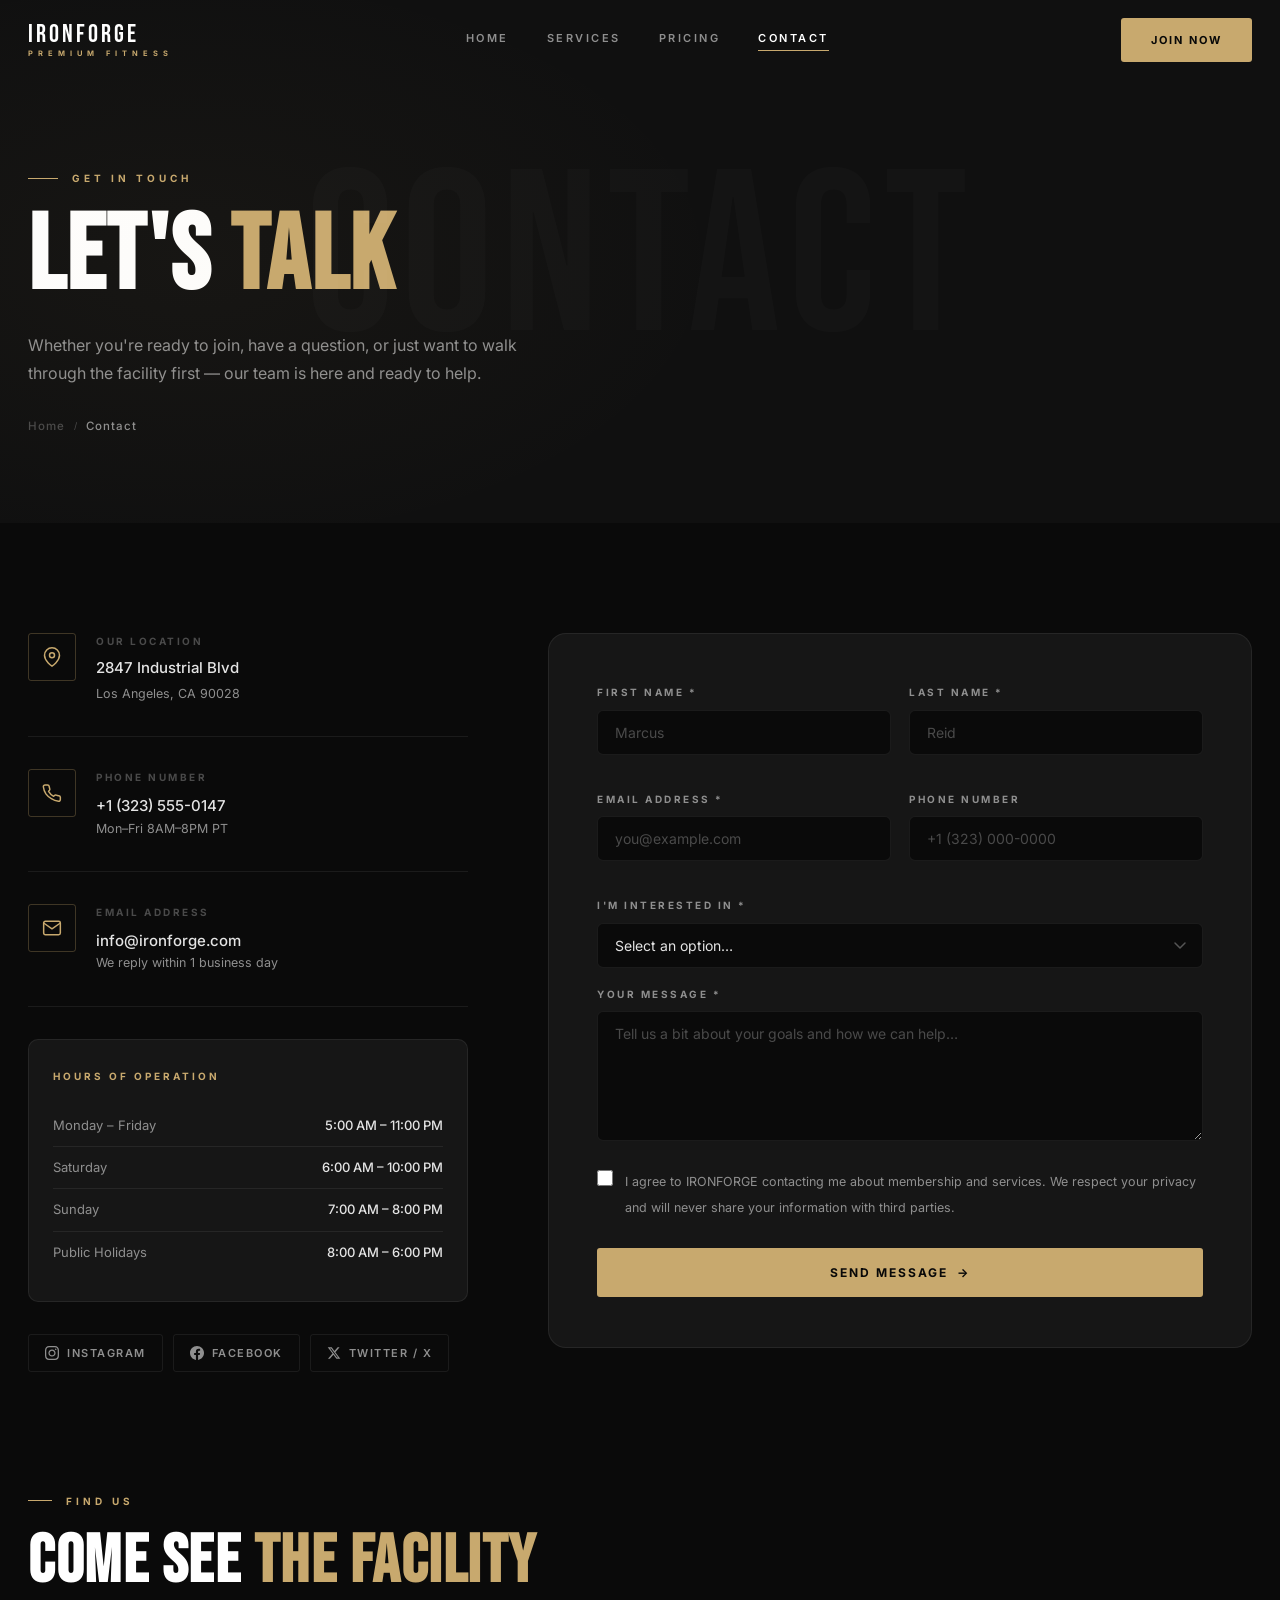
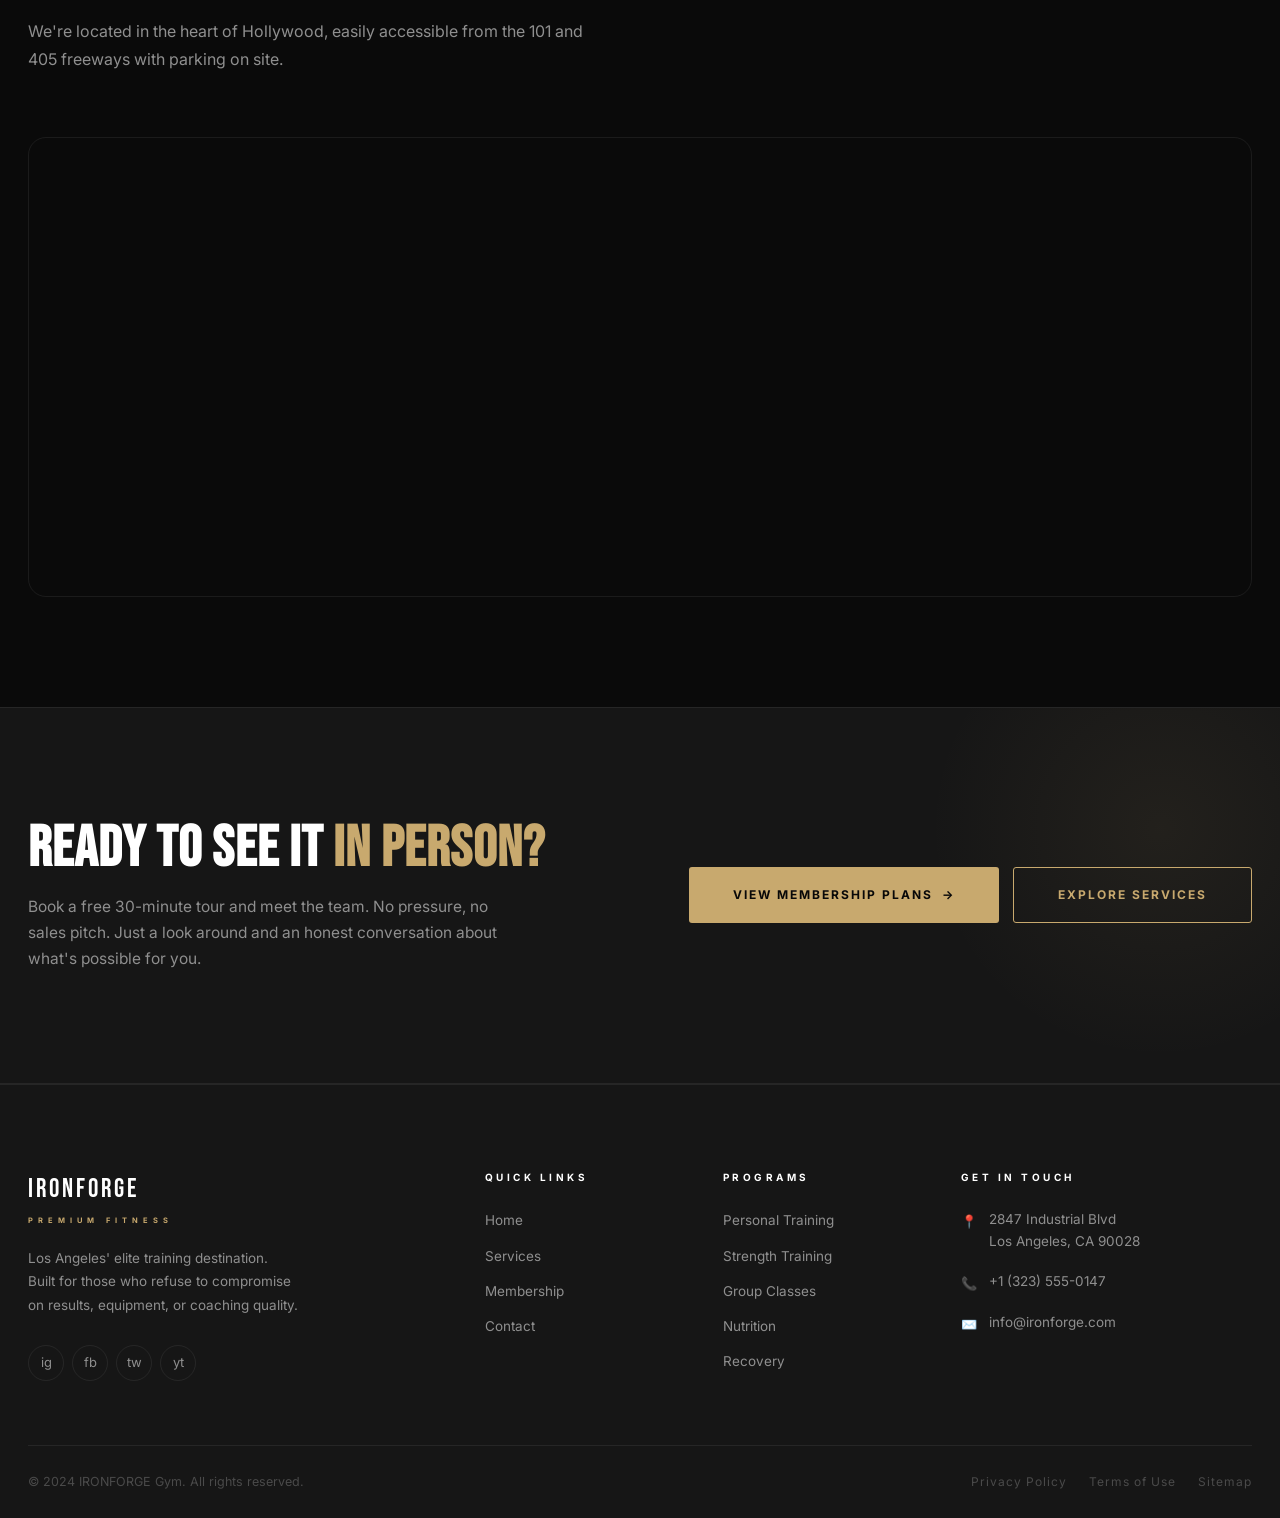
<file: contact.html>
<!DOCTYPE html>
<html lang="en">
<head>
  <meta charset="UTF-8" />
  <meta name="viewport" content="width=device-width, initial-scale=1.0" />

  <!-- Primary SEO Meta -->
  <title>Contact Us | IRONFORGE Gym Los Angeles</title>
  <meta name="description" content="Get in touch with IRONFORGE Gym. Visit us at 2847 Industrial Blvd, Los Angeles, CA. Call +1 (323) 555-0147, email info@ironforge.com, or book a free consultation online." />
  <meta name="keywords" content="contact IRONFORGE gym, gym location Los Angeles, book gym tour, gym phone number LA, fitness center contact" />
  <meta name="author"  content="IRONFORGE Gym" />
  <meta name="robots" content="index, follow" />
  <link rel="canonical" href="https://www.ironforge.com/contact.html" />

  <!-- Open Graph -->
  <meta property="og:type"        content="website" />
  <meta property="og:url"         content="https://www.ironforge.com/contact.html" />
  <meta property="og:title"       content="Contact IRONFORGE Gym Los Angeles" />
  <meta property="og:description" content="Book a free tour, ask about membership, or just say hello. We'd love to hear from you." />
  <meta property="og:image"       content="https://images.unsplash.com/photo-1571019613454-1cb2f99b2d8b?w=1200&q=80" />

  <!-- Twitter Card -->
  <meta name="twitter:card"        content="summary_large_image" />
  <meta name="twitter:title"       content="Contact IRONFORGE Gym Los Angeles" />
  <meta name="twitter:description" content="Book a free tour, ask about membership, or just say hello." />
  <meta name="twitter:image"       content="https://images.unsplash.com/photo-1571019613454-1cb2f99b2d8b?w=1200&q=80" />

  <link rel="icon" type="image/svg+xml" href="data:image/svg+xml,<svg xmlns='http://www.w3.org/2000/svg' viewBox='0 0 100 100'><text y='.9em' font-size='90'>🏋</text></svg>" />
  <link rel="preconnect" href="https://fonts.googleapis.com" />
  <link rel="preconnect" href="https://fonts.gstatic.com" crossorigin />
  <link rel="stylesheet" href="style.css" />

  <!-- JSON-LD: LocalBusiness with full address -->
  <script type="application/ld+json">
  {
    "@context": "https://schema.org",
    "@type": "HealthClub",
    "name": "IRONFORGE Gym",
    "url": "https://www.ironforge.com",
    "telephone": "+1-323-555-0147",
    "email": "info@ironforge.com",
    "address": {
      "@type": "PostalAddress",
      "streetAddress": "2847 Industrial Blvd",
      "addressLocality": "Los Angeles",
      "addressRegion": "CA",
      "postalCode": "90028",
      "addressCountry": "US"
    },
    "geo": {
      "@type": "GeoCoordinates",
      "latitude": "34.0928",
      "longitude": "-118.3287"
    },
    "openingHoursSpecification": [
      { "@type": "OpeningHoursSpecification", "dayOfWeek": ["Monday","Tuesday","Wednesday","Thursday","Friday"], "opens": "05:00", "closes": "23:00" },
      { "@type": "OpeningHoursSpecification", "dayOfWeek": "Saturday", "opens": "06:00", "closes": "22:00" },
      { "@type": "OpeningHoursSpecification", "dayOfWeek": "Sunday", "opens": "07:00", "closes": "20:00" }
    ],
    "sameAs": [
      "https://www.instagram.com/ironforgegym",
      "https://www.facebook.com/ironforgegym",
      "https://twitter.com/ironforgegym"
    ]
  }
  </script>

  <!-- JSON-LD: Breadcrumb -->
  <script type="application/ld+json">
  {
    "@context": "https://schema.org",
    "@type": "BreadcrumbList",
    "itemListElement": [
      { "@type": "ListItem", "position": 1, "name": "Home",    "item": "https://www.ironforge.com/" },
      { "@type": "ListItem", "position": 2, "name": "Contact", "item": "https://www.ironforge.com/contact.html" }
    ]
  }
  </script>

  <!-- Contact-specific styles (minimal additions) -->
  <style>
    /* Form select dropdown arrow */
    .form__select {
      background-image: url("data:image/svg+xml,%3Csvg xmlns='http://www.w3.org/2000/svg' width='12' height='7' fill='none'%3E%3Cpath d='M1 1l5 5 5-5' stroke='%23555' stroke-width='1.5' stroke-linecap='round' stroke-linejoin='round'/%3E%3C/svg%3E");
      background-repeat: no-repeat;
      background-position: right 16px center;
      padding-right: 44px;
      cursor: pointer;
    }
    .form__select option {
      background-color: #161616;
      color: #e4e4e4;
    }
  </style>
</head>

<body>

  <!-- ░░ NAVBAR ░░ -->
  <header class="navbar" role="banner">
    <div class="navbar__inner">
      <a href="index.html" class="navbar__logo" aria-label="IRONFORGE Gym — Home">
        <span class="navbar__logo-main">IRONFORGE</span>
        <span class="navbar__logo-sub">Premium Fitness</span>
      </a>
      <nav class="navbar__nav" role="navigation" aria-label="Primary navigation">
        <a href="index.html"    class="navbar__link">Home</a>
        <a href="services.html" class="navbar__link">Services</a>
        <a href="pricing.html"  class="navbar__link">Pricing</a>
        <a href="contact.html"  class="navbar__link">Contact</a>
      </nav>
      <div class="navbar__actions">
        <a href="pricing.html" class="btn btn--primary">Join Now</a>
        <button class="navbar__hamburger" aria-label="Toggle navigation menu" aria-expanded="false" aria-controls="mobileMenu">
          <span></span><span></span><span></span>
        </button>
      </div>
    </div>
  </header>

  <nav class="navbar__mobile" id="mobileMenu" role="navigation" aria-label="Mobile navigation">
    <a href="index.html"    class="navbar__mobile-link">Home</a>
    <a href="services.html" class="navbar__mobile-link">Services</a>
    <a href="pricing.html"  class="navbar__mobile-link">Pricing</a>
    <a href="contact.html"  class="navbar__mobile-link">Contact</a>
    <a href="pricing.html"  class="btn btn--primary btn--lg navbar__mobile-cta">Start Today</a>
  </nav>

  <main id="main-content">

    <!-- ░░ PAGE HERO ░░ -->
    <section class="page-hero" aria-labelledby="page-title">
      <div class="page-hero__bg-word" aria-hidden="true">CONTACT</div>
      <div class="container">
        <div class="page-hero__eyebrow">
          <span class="page-hero__line" aria-hidden="true"></span>
          <span class="page-hero__tag">Get In Touch</span>
        </div>
        <h1 class="page-hero__title" id="page-title">Let's <span>Talk</span></h1>
        <p class="page-hero__subtitle">
          Whether you're ready to join, have a question, or just want to walk through the facility first — our team is here and ready to help.
        </p>
        <nav class="breadcrumb" aria-label="Breadcrumb">
          <a href="index.html"   class="breadcrumb__item">Home</a>
          <span class="breadcrumb__sep" aria-hidden="true">/</span>
          <span class="breadcrumb__item current" aria-current="page">Contact</span>
        </nav>
      </div>
    </section>

    <!-- ░░ CONTACT GRID ░░ -->
    <section class="section" aria-labelledby="contact-section-title">
      <div class="container">
        <h2 class="sr-only" id="contact-section-title">Contact information and message form</h2>
        <div class="contact__grid">

          <!-- Left: Info -->
          <div class="reveal-left">

            <div class="contact-info__item">
              <div class="contact-info__icon" aria-hidden="true">
                <svg width="20" height="20" viewBox="0 0 24 24" fill="none" stroke="currentColor" stroke-width="1.8" stroke-linecap="round" stroke-linejoin="round" aria-hidden="true">
                  <path d="M21 10c0 7-9 13-9 13s-9-6-9-13a9 9 0 0 1 18 0z"/><circle cx="12" cy="10" r="3"/>
                </svg>
              </div>
              <div>
                <p class="contact-info__label">Our Location</p>
                <p class="contact-info__val">2847 Industrial Blvd</p>
                <p class="contact-info__sub">Los Angeles, CA 90028</p>
              </div>
            </div>

            <div class="contact-info__item">
              <div class="contact-info__icon" aria-hidden="true">
                <svg width="20" height="20" viewBox="0 0 24 24" fill="none" stroke="currentColor" stroke-width="1.8" stroke-linecap="round" stroke-linejoin="round" aria-hidden="true">
                  <path d="M22 16.92v3a2 2 0 0 1-2.18 2 19.79 19.79 0 0 1-8.63-3.07A19.5 19.5 0 0 1 4.69 13.1 19.79 19.79 0 0 1 1.61 4.5 2 2 0 0 1 3.6 2.32h3a2 2 0 0 1 2 1.72c.127.96.361 1.903.7 2.81a2 2 0 0 1-.45 2.11L7.91 9.91a16 16 0 0 0 6.08 6.08l.96-.96a2 2 0 0 1 2.11-.45 12.84 12.84 0 0 0 2.81.7A2 2 0 0 1 22 16.92z"/>
                </svg>
              </div>
              <div>
                <p class="contact-info__label">Phone Number</p>
                <a href="tel:+13235550147" class="contact-info__val" style="transition:color 0.2s ease;"
                   onmouseover="this.style.color='var(--color-accent)'"
                   onmouseout="this.style.color=''">+1 (323) 555-0147</a>
                <p class="contact-info__sub">Mon–Fri 8AM–8PM PT</p>
              </div>
            </div>

            <div class="contact-info__item">
              <div class="contact-info__icon" aria-hidden="true">
                <svg width="20" height="20" viewBox="0 0 24 24" fill="none" stroke="currentColor" stroke-width="1.8" stroke-linecap="round" stroke-linejoin="round" aria-hidden="true">
                  <path d="M4 4h16c1.1 0 2 .9 2 2v12c0 1.1-.9 2-2 2H4c-1.1 0-2-.9-2-2V6c0-1.1.9-2 2-2z"/><polyline points="22,6 12,13 2,6"/>
                </svg>
              </div>
              <div>
                <p class="contact-info__label">Email Address</p>
                <a href="mailto:info@ironforge.com" class="contact-info__val" style="transition:color 0.2s ease;"
                   onmouseover="this.style.color='var(--color-accent)'"
                   onmouseout="this.style.color=''">info@ironforge.com</a>
                <p class="contact-info__sub">We reply within 1 business day</p>
              </div>
            </div>

            <!-- Hours card -->
            <div class="hours-card">
              <p class="hours-card__title">Hours of Operation</p>
              <div class="hours-row">
                <span class="hours-row__day">Monday – Friday</span>
                <span class="hours-row__time">5:00 AM – 11:00 PM</span>
              </div>
              <div class="hours-row">
                <span class="hours-row__day">Saturday</span>
                <span class="hours-row__time">6:00 AM – 10:00 PM</span>
              </div>
              <div class="hours-row">
                <span class="hours-row__day">Sunday</span>
                <span class="hours-row__time">7:00 AM – 8:00 PM</span>
              </div>
              <div class="hours-row">
                <span class="hours-row__day">Public Holidays</span>
                <span class="hours-row__time">8:00 AM – 6:00 PM</span>
              </div>
            </div>

            <!-- Social links -->
            <nav class="contact-socials" aria-label="Social media contact links">
              <a href="#" class="contact-social" rel="noopener noreferrer" aria-label="IRONFORGE on Instagram">
                <svg width="14" height="14" viewBox="0 0 24 24" fill="currentColor" aria-hidden="true"><path d="M12 2.163c3.204 0 3.584.012 4.85.07 3.252.148 4.771 1.691 4.919 4.919.058 1.265.069 1.645.069 4.849 0 3.205-.012 3.584-.069 4.849-.149 3.225-1.664 4.771-4.919 4.919-1.266.058-1.644.07-4.85.07-3.204 0-3.584-.012-4.849-.07-3.26-.149-4.771-1.699-4.919-4.92-.058-1.265-.07-1.644-.07-4.849 0-3.204.013-3.583.07-4.849.149-3.227 1.664-4.771 4.919-4.919 1.266-.057 1.645-.069 4.849-.069zm0-2.163c-3.259 0-3.667.014-4.947.072-4.358.2-6.78 2.618-6.98 6.98-.059 1.281-.073 1.689-.073 4.948 0 3.259.014 3.668.072 4.948.2 4.358 2.618 6.78 6.98 6.98 1.281.058 1.689.072 4.948.072 3.259 0 3.668-.014 4.948-.072 4.354-.2 6.782-2.618 6.979-6.98.059-1.28.073-1.689.073-4.948 0-3.259-.014-3.667-.072-4.947-.196-4.354-2.617-6.78-6.979-6.98-1.281-.059-1.69-.073-4.949-.073zm0 5.838c-3.403 0-6.162 2.759-6.162 6.162s2.759 6.163 6.162 6.163 6.162-2.759 6.162-6.163c0-3.403-2.759-6.162-6.162-6.162zm0 10.162c-2.209 0-4-1.79-4-4 0-2.209 1.791-4 4-4s4 1.791 4 4c0 2.21-1.791 4-4 4zm6.406-11.845c-.796 0-1.441.645-1.441 1.44s.645 1.44 1.441 1.44c.795 0 1.439-.645 1.439-1.44s-.644-1.44-1.439-1.44z"/></svg>
                Instagram
              </a>
              <a href="#" class="contact-social" rel="noopener noreferrer" aria-label="IRONFORGE on Facebook">
                <svg width="14" height="14" viewBox="0 0 24 24" fill="currentColor" aria-hidden="true"><path d="M24 12.073c0-6.627-5.373-12-12-12s-12 5.373-12 12c0 5.99 4.388 10.954 10.125 11.854v-8.385H7.078v-3.47h3.047V9.43c0-3.007 1.792-4.669 4.533-4.669 1.312 0 2.686.235 2.686.235v2.953H15.83c-1.491 0-1.956.925-1.956 1.874v2.25h3.328l-.532 3.47h-2.796v8.385C19.612 23.027 24 18.062 24 12.073z"/></svg>
                Facebook
              </a>
              <a href="#" class="contact-social" rel="noopener noreferrer" aria-label="IRONFORGE on Twitter/X">
                <svg width="14" height="14" viewBox="0 0 24 24" fill="currentColor" aria-hidden="true"><path d="M18.244 2.25h3.308l-7.227 8.26 8.502 11.24H16.17l-5.214-6.817L4.99 21.75H1.68l7.73-8.835L1.254 2.25H8.08l4.713 6.231zm-1.161 17.52h1.833L7.084 4.126H5.117z"/></svg>
                Twitter / X
              </a>
            </nav>

          </div>

          <!-- Right: Contact Form -->
          <div class="reveal-right">
            <form class="contact-form" id="contactForm" novalidate action="#" method="post">

              <!-- Success message (shown after submit) -->
              <div class="form__success" id="formSuccess" role="alert" aria-live="polite">
                <div class="form__success-icon" aria-hidden="true">✅</div>
                <h3 class="form__success-title">Message Received!</h3>
                <p class="form__success-text">Thanks for reaching out. A member of our team will get back to you within one business day. We're looking forward to connecting.</p>
              </div>

              <!-- Form fields -->
              <div class="form__fields">

                <div class="form__row">
                  <div class="form__group">
                    <label class="form__label" for="firstName">First Name <span aria-hidden="true">*</span></label>
                    <input
                      class="form__input"
                      type="text"
                      id="firstName"
                      name="firstName"
                      placeholder="Marcus"
                      autocomplete="given-name"
                      data-required
                      aria-required="true"
                      aria-describedby="err_firstName"
                    />
                    <span class="form__err" id="err_firstName" role="alert"></span>
                  </div>
                  <div class="form__group">
                    <label class="form__label" for="lastName">Last Name <span aria-hidden="true">*</span></label>
                    <input
                      class="form__input"
                      type="text"
                      id="lastName"
                      name="lastName"
                      placeholder="Reid"
                      autocomplete="family-name"
                      data-required
                      aria-required="true"
                      aria-describedby="err_lastName"
                    />
                    <span class="form__err" id="err_lastName" role="alert"></span>
                  </div>
                </div>

                <div class="form__row">
                  <div class="form__group">
                    <label class="form__label" for="email">Email Address <span aria-hidden="true">*</span></label>
                    <input
                      class="form__input"
                      type="email"
                      id="email"
                      name="email"
                      placeholder="you@example.com"
                      autocomplete="email"
                      data-required
                      data-validate="email"
                      aria-required="true"
                      aria-describedby="err_email"
                    />
                    <span class="form__err" id="err_email" role="alert"></span>
                  </div>
                  <div class="form__group">
                    <label class="form__label" for="phone">Phone Number</label>
                    <input
                      class="form__input"
                      type="tel"
                      id="phone"
                      name="phone"
                      placeholder="+1 (323) 000-0000"
                      autocomplete="tel"
                      data-validate="phone"
                      aria-describedby="err_phone"
                    />
                    <span class="form__err" id="err_phone" role="alert"></span>
                  </div>
                </div>

                <div class="form__group">
                  <label class="form__label" for="interest">I'm Interested In <span aria-hidden="true">*</span></label>
                  <select
                    class="form__select"
                    id="interest"
                    name="interest"
                    data-required
                    aria-required="true"
                    aria-describedby="err_interest"
                  >
                    <option value="" disabled selected>Select an option…</option>
                    <option value="general">General Enquiry</option>
                    <option value="starter">Starter Membership ($49/mo)</option>
                    <option value="performance">Performance Membership ($89/mo)</option>
                    <option value="elite">Elite Membership ($149/mo)</option>
                    <option value="personal-training">Personal Training</option>
                    <option value="group-classes">Group Classes</option>
                    <option value="tour">Book a Free Tour</option>
                    <option value="consultation">Free Consultation</option>
                  </select>
                  <span class="form__err" id="err_interest" role="alert"></span>
                </div>

                <div class="form__group">
                  <label class="form__label" for="message">Your Message <span aria-hidden="true">*</span></label>
                  <textarea
                    class="form__textarea"
                    id="message"
                    name="message"
                    placeholder="Tell us a bit about your goals and how we can help…"
                    data-required
                    data-validate="minlen"
                    data-min="20"
                    aria-required="true"
                    aria-describedby="err_message"
                  ></textarea>
                  <span class="form__err" id="err_message" role="alert"></span>
                </div>

                <div class="form__group" style="display:flex;align-items:flex-start;gap:12px;margin-top:4px;">
                  <input
                    type="checkbox"
                    id="consent"
                    name="consent"
                    style="margin-top:3px;accent-color:var(--color-accent);width:16px;height:16px;cursor:pointer;flex-shrink:0;"
                    data-required
                    aria-required="true"
                    aria-describedby="err_consent"
                  />
                  <div>
                    <label for="consent" style="font-size:12.5px;color:var(--color-text-sec);cursor:pointer;line-height:1.6;">
                      I agree to IRONFORGE contacting me about membership and services. We respect your privacy and will never share your information with third parties.
                    </label>
                    <span class="form__err" id="err_consent" role="alert"></span>
                  </div>
                </div>

                <div style="margin-top:28px;">
                  <button type="submit" class="btn btn--primary btn--lg" style="width:100%;justify-content:center;">
                    Send Message
                    <span class="btn-arrow" aria-hidden="true">→</span>
                  </button>
                </div>

              </div>
              <!-- end .form__fields -->

            </form>
          </div>

        </div>
      </div>
    </section>

    <!-- ░░ MAP SECTION ░░ -->
    <section class="section map-section" aria-labelledby="map-title">
      <div class="container">
        <header class="section-header reveal">
          <span class="section-tag">Find Us</span>
          <h2 class="section-title" id="map-title">Come See <span>the Facility</span></h2>
          <p class="section-subtitle">We're located in the heart of Hollywood, easily accessible from the 101 and 405 freeways with parking on site.</p>
        </header>
        <div class="map-wrap reveal">
          <iframe
            src="https://www.google.com/maps/embed?pb=!1m18!1m12!1m3!1d3304.7490803884386!2d-118.33073038478596!3d34.09279798059578!2m3!1f0!2f0!3f0!3m2!1i1024!2i768!4f13.1!3m3!1m2!1s0x80c2bf0e17e15e39%3A0x3e8a45f35e88a4a4!2sHollywood%2C%20Los%20Angeles%2C%20CA!5e0!3m2!1sen!2sus!4v1699999999999!5m2!1sen!2sus"
            title="IRONFORGE Gym location — 2847 Industrial Blvd, Los Angeles, CA"
            loading="lazy"
            referrerpolicy="no-referrer-when-downgrade"
            allowfullscreen
          ></iframe>
        </div>
      </div>
    </section>

    <!-- ░░ MINI TRUST BAND ░░ -->
    <section class="cta-banner" aria-labelledby="contact-cta-title">
      <div class="container">
        <div class="cta-banner__inner">
          <div class="cta-banner__text reveal-left">
            <h2 class="cta-banner__title" id="contact-cta-title">Ready to See It <span>in Person?</span></h2>
            <p class="cta-banner__subtitle">
              Book a free 30-minute tour and meet the team. No pressure, no sales pitch. Just a look around and an honest conversation about what's possible for you.
            </p>
          </div>
          <div class="cta-banner__actions reveal-right">
            <a href="pricing.html" class="btn btn--primary btn--lg">View Membership Plans <span class="btn-arrow" aria-hidden="true">→</span></a>
            <a href="services.html" class="btn btn--outline btn--lg">Explore Services</a>
          </div>
        </div>
      </div>
    </section>

  </main>

  <!-- ░░ FOOTER ░░ -->
  <footer class="footer" role="contentinfo">
    <div class="container">
      <div class="footer__grid">
        <div>
          <div class="footer__brand-logo">
            <span class="footer__logo-main">IRONFORGE</span>
            <span class="footer__logo-sub">Premium Fitness</span>
          </div>
          <p class="footer__brand-desc">Los Angeles' elite training destination. Built for those who refuse to compromise on results, equipment, or coaching quality.</p>
          <nav class="footer__socials" aria-label="Social media links">
            <a href="#" class="footer__social-link" aria-label="IRONFORGE on Instagram" rel="noopener noreferrer">ig</a>
            <a href="#" class="footer__social-link" aria-label="IRONFORGE on Facebook"  rel="noopener noreferrer">fb</a>
            <a href="#" class="footer__social-link" aria-label="IRONFORGE on Twitter"   rel="noopener noreferrer">tw</a>
            <a href="#" class="footer__social-link" aria-label="IRONFORGE on YouTube"   rel="noopener noreferrer">yt</a>
          </nav>
        </div>
        <div>
          <h3 class="footer__col-title">Quick Links</h3>
          <nav class="footer__links" aria-label="Footer navigation">
            <a href="index.html"    class="footer__link">Home</a>
            <a href="services.html" class="footer__link">Services</a>
            <a href="pricing.html"  class="footer__link">Membership</a>
            <a href="contact.html"  class="footer__link">Contact</a>
          </nav>
        </div>
        <div>
          <h3 class="footer__col-title">Programs</h3>
          <nav class="footer__links" aria-label="Programs navigation">
            <a href="services.html" class="footer__link">Personal Training</a>
            <a href="services.html" class="footer__link">Strength Training</a>
            <a href="services.html" class="footer__link">Group Classes</a>
            <a href="services.html" class="footer__link">Nutrition</a>
            <a href="services.html" class="footer__link">Recovery</a>
          </nav>
        </div>
        <div>
          <h3 class="footer__col-title">Get In Touch</h3>
          <address style="font-style:normal;">
            <div class="footer__contact-item">
              <span class="footer__ci-icon" aria-hidden="true">📍</span>
              <span class="footer__ci-text">2847 Industrial Blvd<br>Los Angeles, CA 90028</span>
            </div>
            <div class="footer__contact-item">
              <span class="footer__ci-icon" aria-hidden="true">📞</span>
              <a href="tel:+13235550147" class="footer__ci-text">+1 (323) 555-0147</a>
            </div>
            <div class="footer__contact-item">
              <span class="footer__ci-icon" aria-hidden="true">✉️</span>
              <a href="mailto:info@ironforge.com" class="footer__ci-text">info@ironforge.com</a>
            </div>
          </address>
        </div>
      </div>
      <div class="footer__bottom">
        <p class="footer__copy">&copy; 2024 IRONFORGE Gym. All rights reserved.</p>
        <nav class="footer__bottom-links" aria-label="Legal links">
          <a href="#" class="footer__bottom-link">Privacy Policy</a>
          <a href="#" class="footer__bottom-link">Terms of Use</a>
          <a href="#" class="footer__bottom-link">Sitemap</a>
        </nav>
      </div>
    </div>
  </footer>

  <script src="main.js" defer></script>
</body>
</html>
</file>
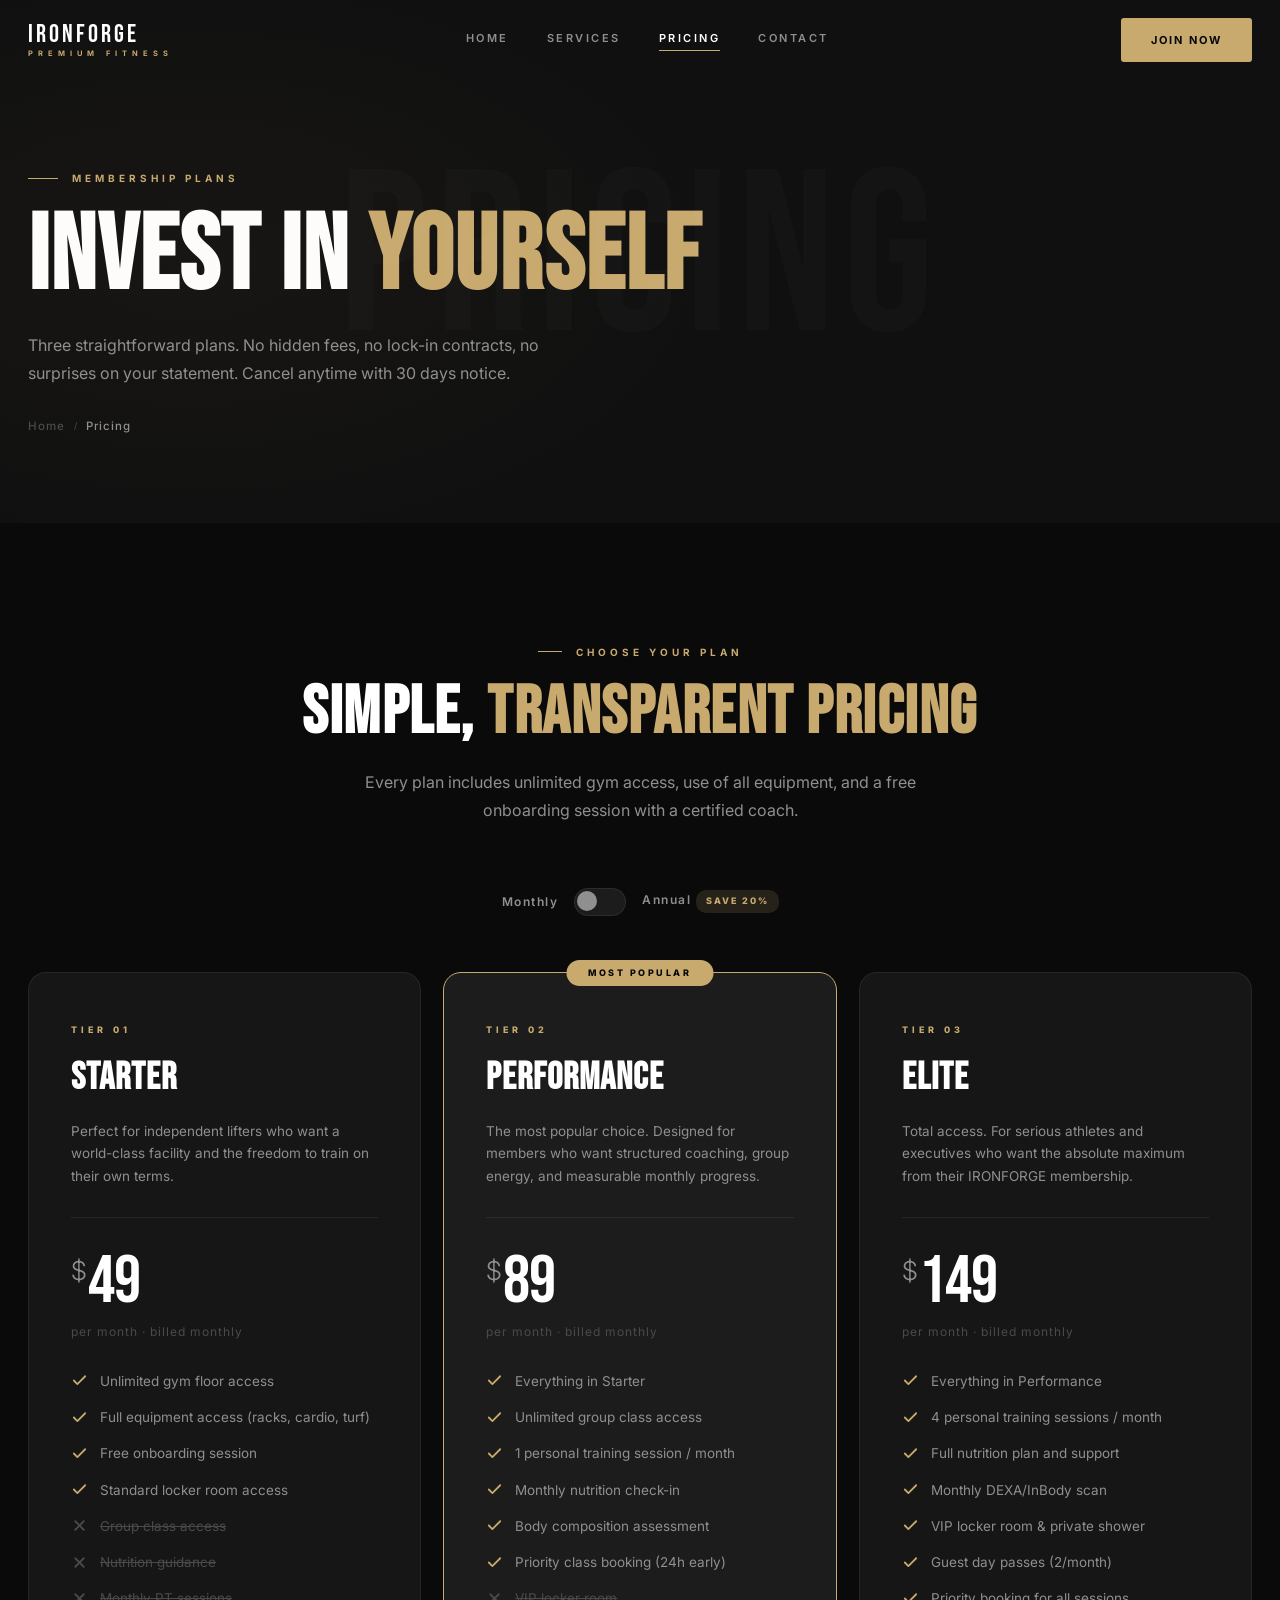
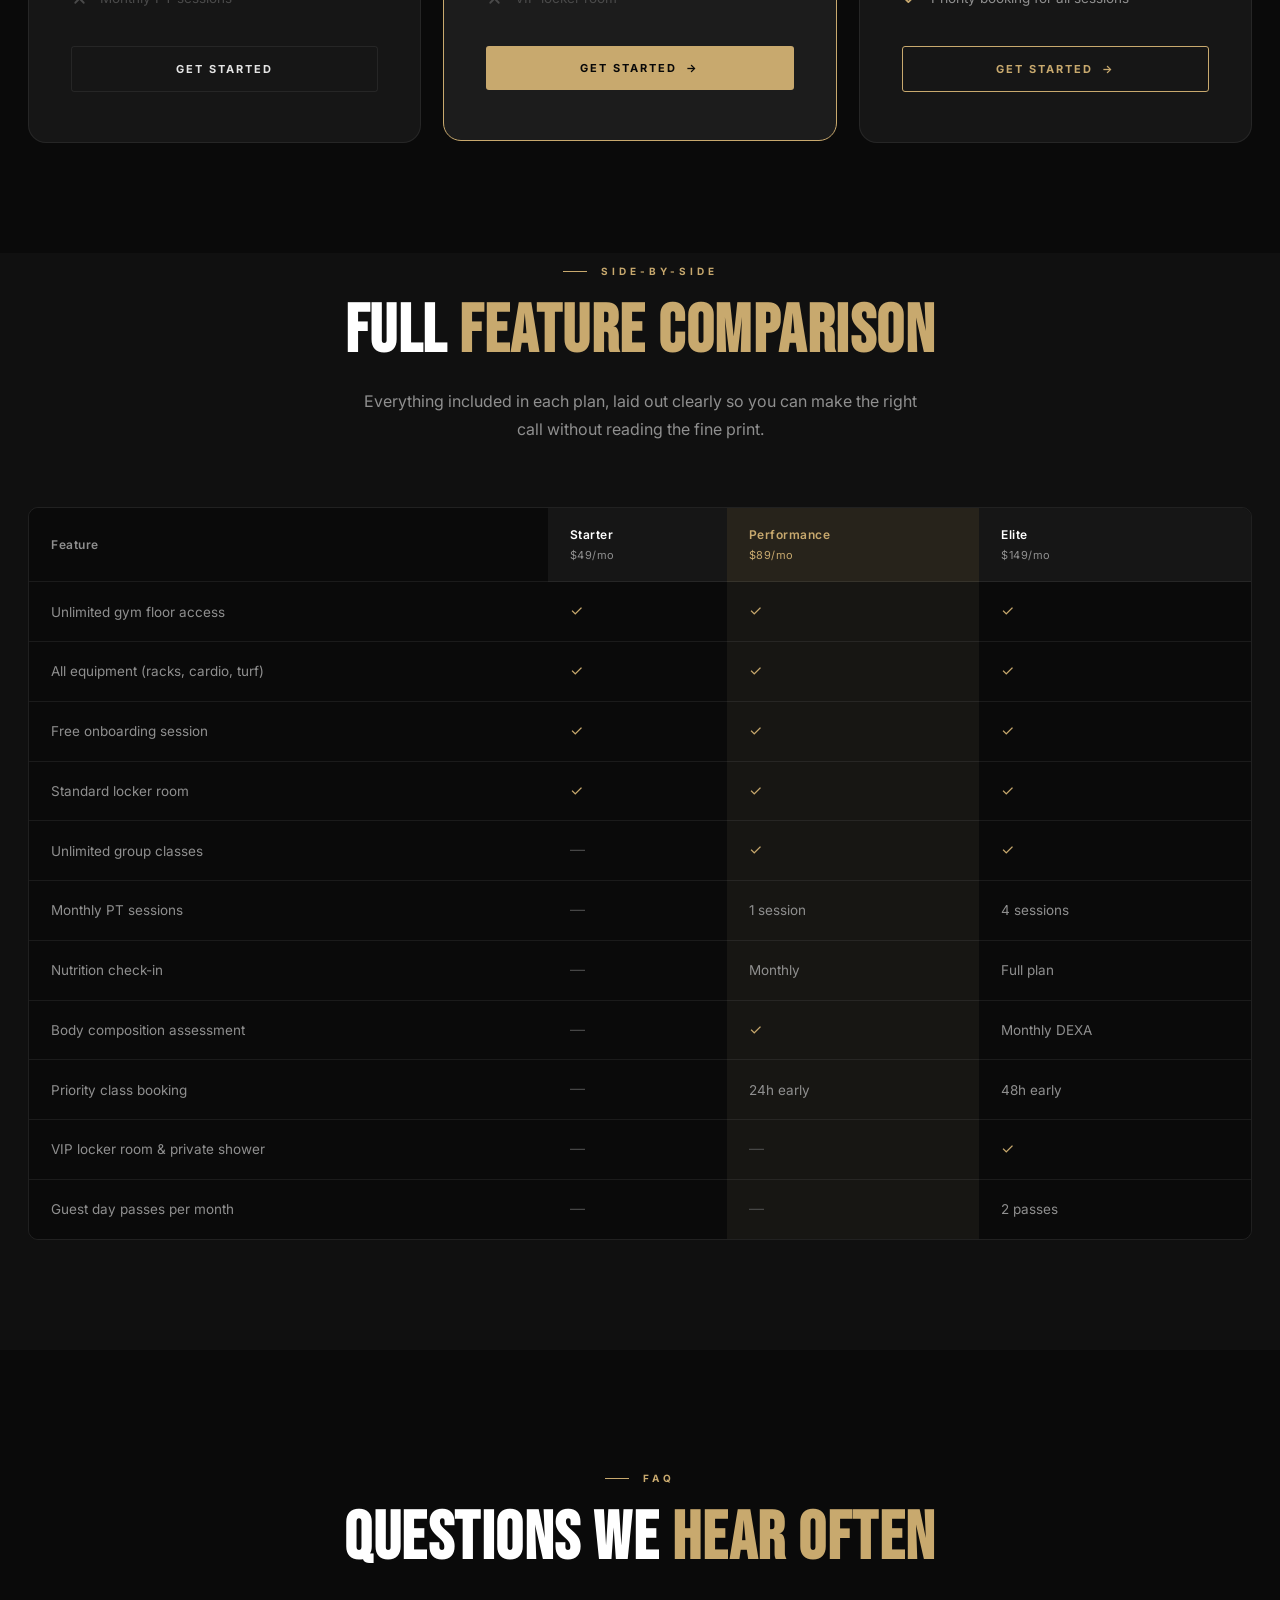
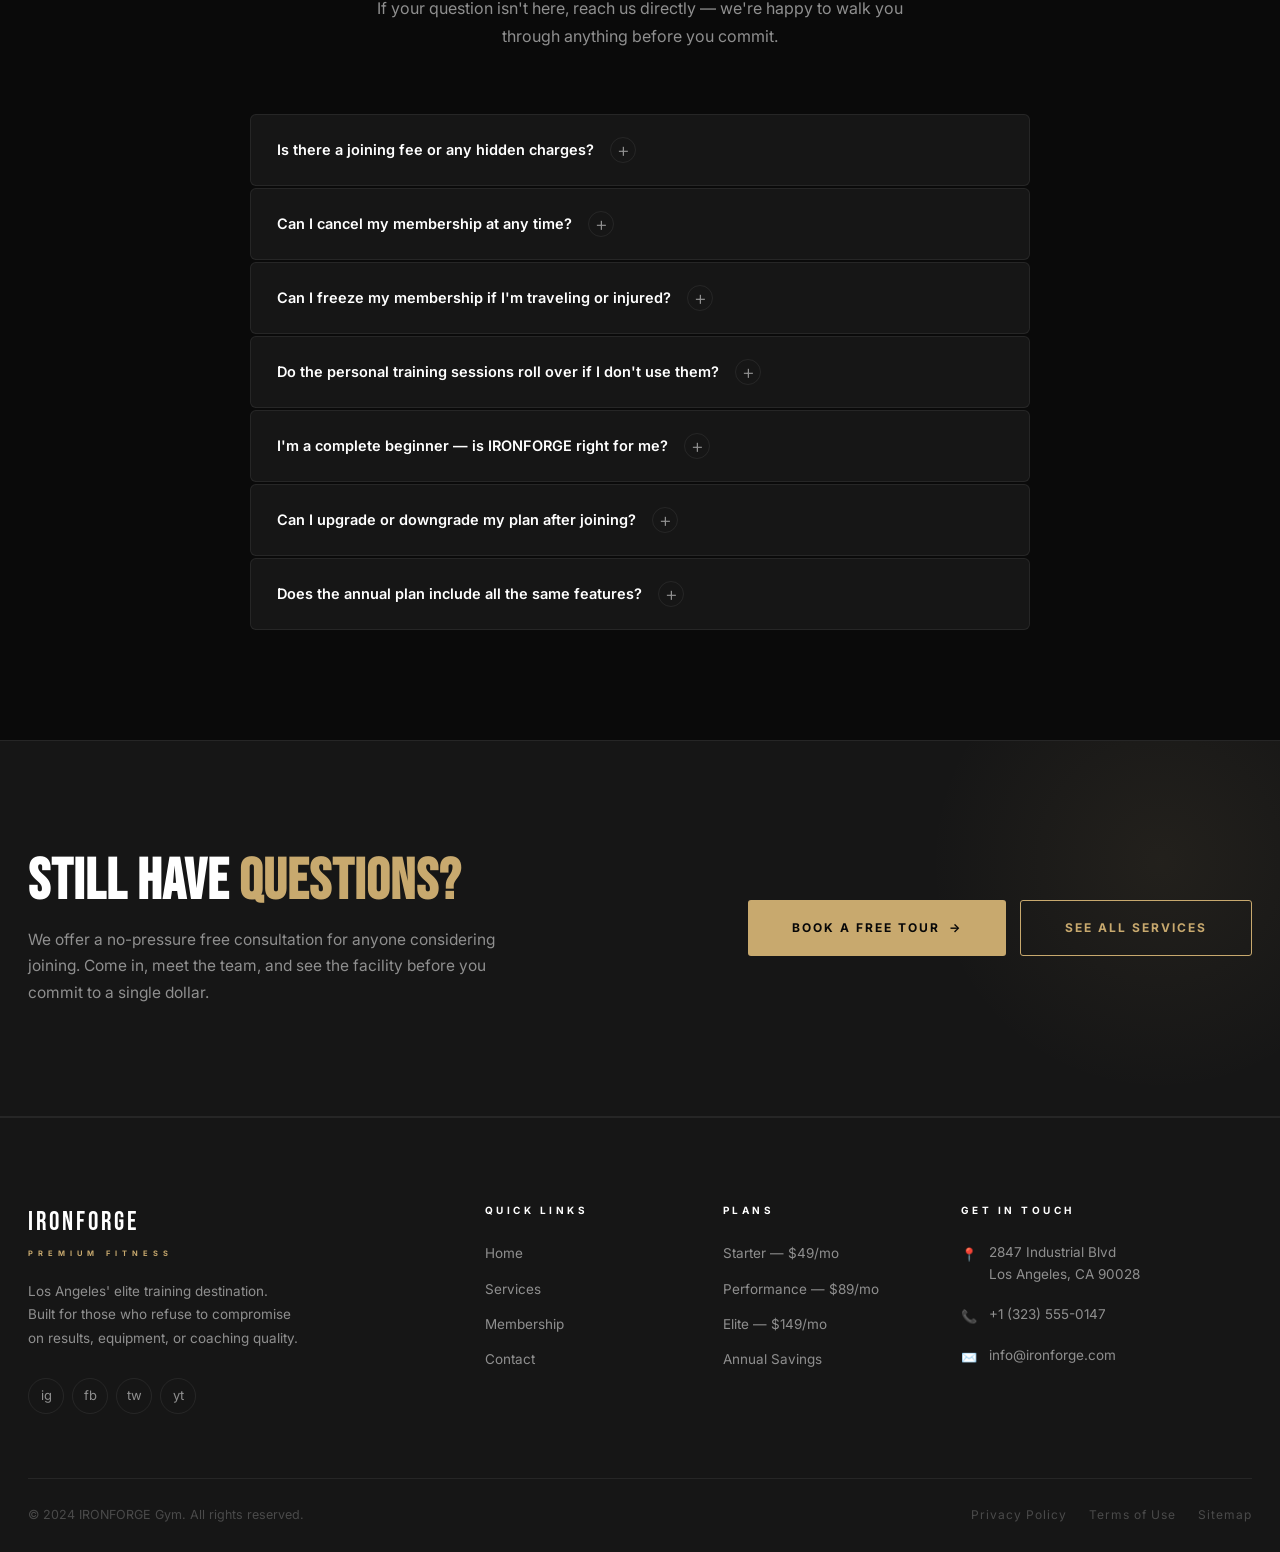
<file: pricing.html>
<!DOCTYPE html>
<html lang="en">
<head>
  <meta charset="UTF-8" />
  <meta name="viewport" content="width=device-width, initial-scale=1.0" />

  <!-- Primary SEO Meta -->
  <title>Membership Pricing | IRONFORGE Gym Los Angeles</title>
  <meta name="description" content="Transparent gym membership pricing at IRONFORGE. Choose from Starter, Performance, or Elite plans — all including unlimited gym access, class bookings, and certified coach support." />
  <meta name="keywords" content="gym membership pricing Los Angeles, monthly gym plans, affordable personal training, IRONFORGE membership cost, fitness center pricing" />
  <meta name="author"  content="IRONFORGE Gym" />
  <meta name="robots" content="index, follow" />
  <link rel="canonical" href="https://www.ironforge.com/pricing.html" />

  <!-- Open Graph -->
  <meta property="og:type"        content="website" />
  <meta property="og:url"         content="https://www.ironforge.com/pricing.html" />
  <meta property="og:title"       content="Membership Pricing | IRONFORGE Gym" />
  <meta property="og:description" content="Transparent gym membership plans from $49/mo. No hidden fees — just coaching, equipment, and community." />
  <meta property="og:image"       content="https://images.unsplash.com/photo-1526506118085-60ce8714f8c5?w=1200&q=80" />

  <!-- Twitter Card -->
  <meta name="twitter:card"        content="summary_large_image" />
  <meta name="twitter:title"       content="Membership Pricing | IRONFORGE Gym" />
  <meta name="twitter:description" content="Gym membership plans from $49/month. Clear pricing, no lock-ins." />
  <meta name="twitter:image"       content="https://images.unsplash.com/photo-1526506118085-60ce8714f8c5?w=1200&q=80" />

  <link rel="icon" type="image/svg+xml" href="data:image/svg+xml,<svg xmlns='http://www.w3.org/2000/svg' viewBox='0 0 100 100'><text y='.9em' font-size='90'>🏋</text></svg>" />
  <link rel="preconnect" href="https://fonts.googleapis.com" />
  <link rel="preconnect" href="https://fonts.gstatic.com" crossorigin />
  <link rel="stylesheet" href="style.css" />

  <!-- Pricing-specific styles -->
  <style>
    .pricing__toggle {
      display: flex;
      align-items: center;
      justify-content: center;
      gap: 16px;
      margin-bottom: 56px;
    }
    .pricing__toggle-label {
      font-size: 12px;
      font-weight: 600;
      letter-spacing: 1.5px;
      color: var(--color-text-sec);
    }
    .toggle-switch {
      position: relative;
      width: 52px;
      height: 28px;
      cursor: pointer;
    }
    .toggle-switch input {
      opacity: 0;
      width: 0;
      height: 0;
      position: absolute;
    }
    .toggle-track {
      position: absolute;
      inset: 0;
      background-color: var(--color-surface-2);
      border: 1px solid var(--color-border);
      border-radius: 14px;
      transition: background-color var(--t-base), border-color var(--t-base);
    }
    .toggle-switch input:checked + .toggle-track {
      background-color: var(--color-accent);
      border-color: var(--color-accent);
    }
    .toggle-thumb {
      position: absolute;
      top: 3px;
      left: 3px;
      width: 20px;
      height: 20px;
      background: var(--color-text-sec);
      border-radius: 50%;
      transition: transform var(--t-base), background-color var(--t-base);
    }
    .toggle-switch input:checked ~ .toggle-thumb {
      transform: translateX(24px);
      background: #080808;
    }
    .toggle-annual-badge {
      display: inline-block;
      background-color: rgba(200,169,110,0.15);
      color: var(--color-accent);
      font-size: 9px;
      font-weight: 800;
      letter-spacing: 2px;
      text-transform: uppercase;
      padding: 4px 10px;
      border-radius: 10px;
    }

    .compare-section { padding-top: 0; }

    @media (max-width: 768px) {
      .pricing__toggle { gap: 10px; flex-wrap: wrap; justify-content: center; }
    }
  </style>

  <!-- JSON-LD: Breadcrumb -->
  <script type="application/ld+json">
  {
    "@context": "https://schema.org",
    "@type": "BreadcrumbList",
    "itemListElement": [
      { "@type": "ListItem", "position": 1, "name": "Home",    "item": "https://www.ironforge.com/" },
      { "@type": "ListItem", "position": 2, "name": "Pricing", "item": "https://www.ironforge.com/pricing.html" }
    ]
  }
  </script>

  <!-- JSON-LD: Offer Schema -->
  <script type="application/ld+json">
  {
    "@context": "https://schema.org",
    "@type": "ItemList",
    "name": "IRONFORGE Gym Membership Plans",
    "itemListElement": [
      {
        "@type": "ListItem", "position": 1,
        "item": {
          "@type": "Product",
          "name": "Starter Membership",
          "description": "Full gym access, locker room, and basic class bookings.",
          "offers": { "@type": "Offer", "price": "49.00", "priceCurrency": "USD", "availability": "https://schema.org/InStock" }
        }
      },
      {
        "@type": "ListItem", "position": 2,
        "item": {
          "@type": "Product",
          "name": "Performance Membership",
          "description": "Everything in Starter plus unlimited group classes, one PT session/month, and nutrition guidance.",
          "offers": { "@type": "Offer", "price": "89.00", "priceCurrency": "USD", "availability": "https://schema.org/InStock" }
        }
      },
      {
        "@type": "ListItem", "position": 3,
        "item": {
          "@type": "Product",
          "name": "Elite Membership",
          "description": "Unlimited everything — 4 PT sessions monthly, priority class booking, body composition scans, and VIP locker room.",
          "offers": { "@type": "Offer", "price": "149.00", "priceCurrency": "USD", "availability": "https://schema.org/InStock" }
        }
      }
    ]
  }
  </script>
</head>

<body>

  <!-- ░░ NAVBAR ░░ -->
  <header class="navbar" role="banner">
    <div class="navbar__inner">
      <a href="index.html" class="navbar__logo" aria-label="IRONFORGE Gym — Home">
        <span class="navbar__logo-main">IRONFORGE</span>
        <span class="navbar__logo-sub">Premium Fitness</span>
      </a>
      <nav class="navbar__nav" role="navigation" aria-label="Primary navigation">
        <a href="index.html"    class="navbar__link">Home</a>
        <a href="services.html" class="navbar__link">Services</a>
        <a href="pricing.html"  class="navbar__link">Pricing</a>
        <a href="contact.html"  class="navbar__link">Contact</a>
      </nav>
      <div class="navbar__actions">
        <a href="pricing.html" class="btn btn--primary">Join Now</a>
        <button class="navbar__hamburger" aria-label="Toggle navigation menu" aria-expanded="false" aria-controls="mobileMenu">
          <span></span><span></span><span></span>
        </button>
      </div>
    </div>
  </header>

  <nav class="navbar__mobile" id="mobileMenu" role="navigation" aria-label="Mobile navigation">
    <a href="index.html"    class="navbar__mobile-link">Home</a>
    <a href="services.html" class="navbar__mobile-link">Services</a>
    <a href="pricing.html"  class="navbar__mobile-link">Pricing</a>
    <a href="contact.html"  class="navbar__mobile-link">Contact</a>
    <a href="pricing.html"  class="btn btn--primary btn--lg navbar__mobile-cta">Start Today</a>
  </nav>

  <main id="main-content">

    <!-- ░░ PAGE HERO ░░ -->
    <section class="page-hero" aria-labelledby="page-title">
      <div class="page-hero__bg-word" aria-hidden="true">PRICING</div>
      <div class="container">
        <div class="page-hero__eyebrow">
          <span class="page-hero__line" aria-hidden="true"></span>
          <span class="page-hero__tag">Membership Plans</span>
        </div>
        <h1 class="page-hero__title" id="page-title">Invest in <span>Yourself</span></h1>
        <p class="page-hero__subtitle">
          Three straightforward plans. No hidden fees, no lock-in contracts, no surprises on your statement. Cancel anytime with 30 days notice.
        </p>
        <nav class="breadcrumb" aria-label="Breadcrumb">
          <a href="index.html"   class="breadcrumb__item">Home</a>
          <span class="breadcrumb__sep" aria-hidden="true">/</span>
          <span class="breadcrumb__item current" aria-current="page">Pricing</span>
        </nav>
      </div>
    </section>

    <!-- ░░ PRICING CARDS ░░ -->
    <section class="section" aria-labelledby="plans-title">
      <div class="container">

        <header class="section-header text-center reveal">
          <span class="section-tag">Choose Your Plan</span>
          <h2 class="section-title" id="plans-title">Simple, <span>Transparent Pricing</span></h2>
          <p class="section-subtitle">Every plan includes unlimited gym access, use of all equipment, and a free onboarding session with a certified coach.</p>
        </header>

        <!-- Billing Toggle -->
        <div class="pricing__toggle reveal" role="group" aria-labelledby="billing-toggle-label">
          <span class="pricing__toggle-label" id="billing-toggle-label">Monthly</span>
          <label class="toggle-switch" aria-label="Switch to annual billing for 20% savings">
            <input type="checkbox" id="billingToggle" aria-checked="false" />
            <span class="toggle-track"></span>
            <span class="toggle-thumb"></span>
          </label>
          <span class="pricing__toggle-label" aria-live="polite" id="annual-label">Annual <span class="toggle-annual-badge">Save 20%</span></span>
        </div>

        <div class="pricing__grid">

          <!-- Starter -->
          <article class="price-card reveal d1">
            <div class="price-card__tier">Tier 01</div>
            <h2 class="price-card__name">Starter</h2>
            <p class="price-card__desc">Perfect for independent lifters who want a world-class facility and the freedom to train on their own terms.</p>

            <div class="price-card__amount">
              <div class="price-card__price">
                <span class="price-card__currency">$</span><span data-price>49</span>
              </div>
              <p class="price-card__period">per month · billed monthly</p>
            </div>

            <ul class="price-card__features" aria-label="Starter plan features">
              <li class="price-card__feature">
                <svg class="price-card__feat-icon" viewBox="0 0 24 24" fill="none" stroke="currentColor" stroke-width="2.5" stroke-linecap="round" stroke-linejoin="round" aria-hidden="true"><polyline points="20 6 9 17 4 12"/></svg>
                Unlimited gym floor access
              </li>
              <li class="price-card__feature">
                <svg class="price-card__feat-icon" viewBox="0 0 24 24" fill="none" stroke="currentColor" stroke-width="2.5" stroke-linecap="round" stroke-linejoin="round" aria-hidden="true"><polyline points="20 6 9 17 4 12"/></svg>
                Full equipment access (racks, cardio, turf)
              </li>
              <li class="price-card__feature">
                <svg class="price-card__feat-icon" viewBox="0 0 24 24" fill="none" stroke="currentColor" stroke-width="2.5" stroke-linecap="round" stroke-linejoin="round" aria-hidden="true"><polyline points="20 6 9 17 4 12"/></svg>
                Free onboarding session
              </li>
              <li class="price-card__feature">
                <svg class="price-card__feat-icon" viewBox="0 0 24 24" fill="none" stroke="currentColor" stroke-width="2.5" stroke-linecap="round" stroke-linejoin="round" aria-hidden="true"><polyline points="20 6 9 17 4 12"/></svg>
                Standard locker room access
              </li>
              <li class="price-card__feature price-card__feature--off">
                <svg class="price-card__feat-icon" viewBox="0 0 24 24" fill="none" stroke="currentColor" stroke-width="2.5" stroke-linecap="round" stroke-linejoin="round" aria-hidden="true"><line x1="18" y1="6" x2="6" y2="18"/><line x1="6" y1="6" x2="18" y2="18"/></svg>
                Group class access
              </li>
              <li class="price-card__feature price-card__feature--off">
                <svg class="price-card__feat-icon" viewBox="0 0 24 24" fill="none" stroke="currentColor" stroke-width="2.5" stroke-linecap="round" stroke-linejoin="round" aria-hidden="true"><line x1="18" y1="6" x2="6" y2="18"/><line x1="6" y1="6" x2="18" y2="18"/></svg>
                Nutrition guidance
              </li>
              <li class="price-card__feature price-card__feature--off">
                <svg class="price-card__feat-icon" viewBox="0 0 24 24" fill="none" stroke="currentColor" stroke-width="2.5" stroke-linecap="round" stroke-linejoin="round" aria-hidden="true"><line x1="18" y1="6" x2="6" y2="18"/><line x1="6" y1="6" x2="18" y2="18"/></svg>
                Monthly PT sessions
              </li>
            </ul>

            <a href="contact.html" class="btn btn--ghost" style="width:100%;justify-content:center;" aria-label="Get started with Starter plan">Get Started</a>
          </article>

          <!-- Performance (Featured) -->
          <article class="price-card price-card--featured reveal d2">
            <div class="price-card__badge" aria-label="Most popular plan">Most Popular</div>
            <div class="price-card__tier">Tier 02</div>
            <h2 class="price-card__name">Performance</h2>
            <p class="price-card__desc">The most popular choice. Designed for members who want structured coaching, group energy, and measurable monthly progress.</p>

            <div class="price-card__amount">
              <div class="price-card__price">
                <span class="price-card__currency">$</span><span data-price>89</span>
              </div>
              <p class="price-card__period">per month · billed monthly</p>
            </div>

            <ul class="price-card__features" aria-label="Performance plan features">
              <li class="price-card__feature">
                <svg class="price-card__feat-icon" viewBox="0 0 24 24" fill="none" stroke="currentColor" stroke-width="2.5" stroke-linecap="round" stroke-linejoin="round" aria-hidden="true"><polyline points="20 6 9 17 4 12"/></svg>
                Everything in Starter
              </li>
              <li class="price-card__feature">
                <svg class="price-card__feat-icon" viewBox="0 0 24 24" fill="none" stroke="currentColor" stroke-width="2.5" stroke-linecap="round" stroke-linejoin="round" aria-hidden="true"><polyline points="20 6 9 17 4 12"/></svg>
                Unlimited group class access
              </li>
              <li class="price-card__feature">
                <svg class="price-card__feat-icon" viewBox="0 0 24 24" fill="none" stroke="currentColor" stroke-width="2.5" stroke-linecap="round" stroke-linejoin="round" aria-hidden="true"><polyline points="20 6 9 17 4 12"/></svg>
                1 personal training session / month
              </li>
              <li class="price-card__feature">
                <svg class="price-card__feat-icon" viewBox="0 0 24 24" fill="none" stroke="currentColor" stroke-width="2.5" stroke-linecap="round" stroke-linejoin="round" aria-hidden="true"><polyline points="20 6 9 17 4 12"/></svg>
                Monthly nutrition check-in
              </li>
              <li class="price-card__feature">
                <svg class="price-card__feat-icon" viewBox="0 0 24 24" fill="none" stroke="currentColor" stroke-width="2.5" stroke-linecap="round" stroke-linejoin="round" aria-hidden="true"><polyline points="20 6 9 17 4 12"/></svg>
                Body composition assessment
              </li>
              <li class="price-card__feature">
                <svg class="price-card__feat-icon" viewBox="0 0 24 24" fill="none" stroke="currentColor" stroke-width="2.5" stroke-linecap="round" stroke-linejoin="round" aria-hidden="true"><polyline points="20 6 9 17 4 12"/></svg>
                Priority class booking (24h early)
              </li>
              <li class="price-card__feature price-card__feature--off">
                <svg class="price-card__feat-icon" viewBox="0 0 24 24" fill="none" stroke="currentColor" stroke-width="2.5" stroke-linecap="round" stroke-linejoin="round" aria-hidden="true"><line x1="18" y1="6" x2="6" y2="18"/><line x1="6" y1="6" x2="18" y2="18"/></svg>
                VIP locker room
              </li>
            </ul>

            <a href="contact.html" class="btn btn--primary" style="width:100%;justify-content:center;" aria-label="Get started with Performance plan">Get Started <span class="btn-arrow" aria-hidden="true">→</span></a>
          </article>

          <!-- Elite -->
          <article class="price-card reveal d3">
            <div class="price-card__tier">Tier 03</div>
            <h2 class="price-card__name">Elite</h2>
            <p class="price-card__desc">Total access. For serious athletes and executives who want the absolute maximum from their IRONFORGE membership.</p>

            <div class="price-card__amount">
              <div class="price-card__price">
                <span class="price-card__currency">$</span><span data-price>149</span>
              </div>
              <p class="price-card__period">per month · billed monthly</p>
            </div>

            <ul class="price-card__features" aria-label="Elite plan features">
              <li class="price-card__feature">
                <svg class="price-card__feat-icon" viewBox="0 0 24 24" fill="none" stroke="currentColor" stroke-width="2.5" stroke-linecap="round" stroke-linejoin="round" aria-hidden="true"><polyline points="20 6 9 17 4 12"/></svg>
                Everything in Performance
              </li>
              <li class="price-card__feature">
                <svg class="price-card__feat-icon" viewBox="0 0 24 24" fill="none" stroke="currentColor" stroke-width="2.5" stroke-linecap="round" stroke-linejoin="round" aria-hidden="true"><polyline points="20 6 9 17 4 12"/></svg>
                4 personal training sessions / month
              </li>
              <li class="price-card__feature">
                <svg class="price-card__feat-icon" viewBox="0 0 24 24" fill="none" stroke="currentColor" stroke-width="2.5" stroke-linecap="round" stroke-linejoin="round" aria-hidden="true"><polyline points="20 6 9 17 4 12"/></svg>
                Full nutrition plan and support
              </li>
              <li class="price-card__feature">
                <svg class="price-card__feat-icon" viewBox="0 0 24 24" fill="none" stroke="currentColor" stroke-width="2.5" stroke-linecap="round" stroke-linejoin="round" aria-hidden="true"><polyline points="20 6 9 17 4 12"/></svg>
                Monthly DEXA/InBody scan
              </li>
              <li class="price-card__feature">
                <svg class="price-card__feat-icon" viewBox="0 0 24 24" fill="none" stroke="currentColor" stroke-width="2.5" stroke-linecap="round" stroke-linejoin="round" aria-hidden="true"><polyline points="20 6 9 17 4 12"/></svg>
                VIP locker room &amp; private shower
              </li>
              <li class="price-card__feature">
                <svg class="price-card__feat-icon" viewBox="0 0 24 24" fill="none" stroke="currentColor" stroke-width="2.5" stroke-linecap="round" stroke-linejoin="round" aria-hidden="true"><polyline points="20 6 9 17 4 12"/></svg>
                Guest day passes (2/month)
              </li>
              <li class="price-card__feature">
                <svg class="price-card__feat-icon" viewBox="0 0 24 24" fill="none" stroke="currentColor" stroke-width="2.5" stroke-linecap="round" stroke-linejoin="round" aria-hidden="true"><polyline points="20 6 9 17 4 12"/></svg>
                Priority booking for all sessions
              </li>
            </ul>

            <a href="contact.html" class="btn btn--outline" style="width:100%;justify-content:center;" aria-label="Get started with Elite plan">Get Started <span class="btn-arrow" aria-hidden="true">→</span></a>
          </article>

        </div>
        <!-- end pricing grid -->

      </div>
    </section>

    <!-- ░░ FEATURE COMPARISON TABLE ░░ -->
    <section class="compare-section section section--alt" aria-labelledby="compare-title">
      <div class="container">
        <header class="section-header text-center reveal">
          <span class="section-tag">Side-by-Side</span>
          <h2 class="section-title" id="compare-title">Full <span>Feature Comparison</span></h2>
          <p class="section-subtitle">Everything included in each plan, laid out clearly so you can make the right call without reading the fine print.</p>
        </header>

        <div class="compare-wrap reveal">
          <table class="compare-table" role="table">
            <caption class="sr-only">Comparison of IRONFORGE membership plan features</caption>
            <thead>
              <tr>
                <th scope="col" class="col-feat">Feature</th>
                <th scope="col">Starter <br><span style="font-size:11px;color:var(--color-text-sec);font-weight:400;">$49/mo</span></th>
                <th scope="col" class="col-pop">Performance <br><span style="font-size:11px;font-weight:400;">$89/mo</span></th>
                <th scope="col">Elite <br><span style="font-size:11px;color:var(--color-text-sec);font-weight:400;">$149/mo</span></th>
              </tr>
            </thead>
            <tbody>
              <tr>
                <td>Unlimited gym floor access</td>
                <td><span class="check" aria-label="Included">✓</span></td>
                <td class="col-pop"><span class="check" aria-label="Included">✓</span></td>
                <td><span class="check" aria-label="Included">✓</span></td>
              </tr>
              <tr>
                <td>All equipment (racks, cardio, turf)</td>
                <td><span class="check" aria-label="Included">✓</span></td>
                <td class="col-pop"><span class="check" aria-label="Included">✓</span></td>
                <td><span class="check" aria-label="Included">✓</span></td>
              </tr>
              <tr>
                <td>Free onboarding session</td>
                <td><span class="check" aria-label="Included">✓</span></td>
                <td class="col-pop"><span class="check" aria-label="Included">✓</span></td>
                <td><span class="check" aria-label="Included">✓</span></td>
              </tr>
              <tr>
                <td>Standard locker room</td>
                <td><span class="check" aria-label="Included">✓</span></td>
                <td class="col-pop"><span class="check" aria-label="Included">✓</span></td>
                <td><span class="check" aria-label="Included">✓</span></td>
              </tr>
              <tr>
                <td>Unlimited group classes</td>
                <td><span class="cross" aria-label="Not included">—</span></td>
                <td class="col-pop"><span class="check" aria-label="Included">✓</span></td>
                <td><span class="check" aria-label="Included">✓</span></td>
              </tr>
              <tr>
                <td>Monthly PT sessions</td>
                <td><span class="cross" aria-label="Not included">—</span></td>
                <td class="col-pop">1 session</td>
                <td>4 sessions</td>
              </tr>
              <tr>
                <td>Nutrition check-in</td>
                <td><span class="cross" aria-label="Not included">—</span></td>
                <td class="col-pop">Monthly</td>
                <td>Full plan</td>
              </tr>
              <tr>
                <td>Body composition assessment</td>
                <td><span class="cross" aria-label="Not included">—</span></td>
                <td class="col-pop"><span class="check" aria-label="Included">✓</span></td>
                <td>Monthly DEXA</td>
              </tr>
              <tr>
                <td>Priority class booking</td>
                <td><span class="cross" aria-label="Not included">—</span></td>
                <td class="col-pop">24h early</td>
                <td>48h early</td>
              </tr>
              <tr>
                <td>VIP locker room &amp; private shower</td>
                <td><span class="cross" aria-label="Not included">—</span></td>
                <td class="col-pop"><span class="cross" aria-label="Not included">—</span></td>
                <td><span class="check" aria-label="Included">✓</span></td>
              </tr>
              <tr>
                <td>Guest day passes per month</td>
                <td><span class="cross" aria-label="Not included">—</span></td>
                <td class="col-pop"><span class="cross" aria-label="Not included">—</span></td>
                <td>2 passes</td>
              </tr>
            </tbody>
          </table>
        </div>

      </div>
    </section>

    <!-- ░░ FAQ ░░ -->
    <section class="section faq" aria-labelledby="faq-title">
      <div class="container">
        <header class="section-header text-center reveal">
          <span class="section-tag">FAQ</span>
          <h2 class="section-title" id="faq-title">Questions We <span>Hear Often</span></h2>
          <p class="section-subtitle">If your question isn't here, reach us directly — we're happy to walk you through anything before you commit.</p>
        </header>

        <ol class="faq__list" aria-label="Frequently asked questions about membership">

          <li class="faq__item">
            <button class="faq__question" aria-expanded="false">
              <span class="faq__q-text">Is there a joining fee or any hidden charges?</span>
              <span class="faq__toggle" aria-hidden="true">+</span>
            </button>
            <div class="faq__answer" role="region">
              <p class="faq__a-text">No joining fee, no enrollment charge, no equipment fee. The monthly price you see is exactly what you pay. There are no contracts longer than month-to-month unless you specifically choose an annual plan for the discounted rate.</p>
            </div>
          </li>

          <li class="faq__item">
            <button class="faq__question" aria-expanded="false">
              <span class="faq__q-text">Can I cancel my membership at any time?</span>
              <span class="faq__toggle" aria-hidden="true">+</span>
            </button>
            <div class="faq__answer" role="region">
              <p class="faq__a-text">Absolutely. Month-to-month members can cancel with 30 days written notice and won't be charged after that period. Annual plan members can cancel too, though the remaining balance of the annual term is non-refundable.</p>
            </div>
          </li>

          <li class="faq__item">
            <button class="faq__question" aria-expanded="false">
              <span class="faq__q-text">Can I freeze my membership if I'm traveling or injured?</span>
              <span class="faq__toggle" aria-hidden="true">+</span>
            </button>
            <div class="faq__answer" role="region">
              <p class="faq__a-text">Yes. Members can freeze their membership for up to 60 days per calendar year at no charge. This is handled through your member portal or by speaking with our front desk team. We'll pause your billing and resume it when you're ready.</p>
            </div>
          </li>

          <li class="faq__item">
            <button class="faq__question" aria-expanded="false">
              <span class="faq__q-text">Do the personal training sessions roll over if I don't use them?</span>
              <span class="faq__toggle" aria-hidden="true">+</span>
            </button>
            <div class="faq__answer" role="region">
              <p class="faq__a-text">PT sessions included in your membership plan do not roll over month to month — we intentionally design it this way to keep your training consistent. However, any additional PT sessions purchased à la carte are valid for 3 months from purchase date.</p>
            </div>
          </li>

          <li class="faq__item">
            <button class="faq__question" aria-expanded="false">
              <span class="faq__q-text">I'm a complete beginner — is IRONFORGE right for me?</span>
              <span class="faq__toggle" aria-hidden="true">+</span>
            </button>
            <div class="faq__answer" role="region">
              <p class="faq__a-text">Absolutely. While our facility attracts competitive athletes, the majority of our members are working professionals, beginners, and everyday people who simply want to improve. Every new member receives an onboarding session, and our coaches are specifically trained to work across all fitness levels with patience and precision.</p>
            </div>
          </li>

          <li class="faq__item">
            <button class="faq__question" aria-expanded="false">
              <span class="faq__q-text">Can I upgrade or downgrade my plan after joining?</span>
              <span class="faq__toggle" aria-hidden="true">+</span>
            </button>
            <div class="faq__answer" role="region">
              <p class="faq__a-text">Yes — plan changes take effect on your next billing cycle. Upgrades are immediate if you'd prefer not to wait. Downgrades are processed at the end of your current billing period. Speak to a team member or email us at info@ironforge.com to make a change.</p>
            </div>
          </li>

          <li class="faq__item">
            <button class="faq__question" aria-expanded="false">
              <span class="faq__q-text">Does the annual plan include all the same features?</span>
              <span class="faq__toggle" aria-hidden="true">+</span>
            </button>
            <div class="faq__answer" role="region">
              <p class="faq__a-text">Yes — the annual plan is identical in features to the monthly plan at the same tier. The only difference is the billing frequency (paid upfront or in 12 monthly installments at the discounted rate) and the approximately 20% savings versus month-to-month pricing.</p>
            </div>
          </li>

        </ol>
      </div>
    </section>

    <!-- ░░ PRICING CTA ░░ -->
    <section class="cta-banner" aria-labelledby="pricing-cta-title">
      <div class="container">
        <div class="cta-banner__inner">
          <div class="cta-banner__text reveal-left">
            <h2 class="cta-banner__title" id="pricing-cta-title">Still Have <span>Questions?</span></h2>
            <p class="cta-banner__subtitle">
              We offer a no-pressure free consultation for anyone considering joining. Come in, meet the team, and see the facility before you commit to a single dollar.
            </p>
          </div>
          <div class="cta-banner__actions reveal-right">
            <a href="contact.html" class="btn btn--primary btn--lg">Book a Free Tour <span class="btn-arrow" aria-hidden="true">→</span></a>
            <a href="services.html" class="btn btn--outline btn--lg">See All Services</a>
          </div>
        </div>
      </div>
    </section>

  </main>

  <!-- ░░ FOOTER ░░ -->
  <footer class="footer" role="contentinfo">
    <div class="container">
      <div class="footer__grid">
        <div>
          <div class="footer__brand-logo">
            <span class="footer__logo-main">IRONFORGE</span>
            <span class="footer__logo-sub">Premium Fitness</span>
          </div>
          <p class="footer__brand-desc">Los Angeles' elite training destination. Built for those who refuse to compromise on results, equipment, or coaching quality.</p>
          <nav class="footer__socials" aria-label="Social media links">
            <a href="#" class="footer__social-link" aria-label="IRONFORGE on Instagram" rel="noopener noreferrer">ig</a>
            <a href="#" class="footer__social-link" aria-label="IRONFORGE on Facebook"  rel="noopener noreferrer">fb</a>
            <a href="#" class="footer__social-link" aria-label="IRONFORGE on Twitter"   rel="noopener noreferrer">tw</a>
            <a href="#" class="footer__social-link" aria-label="IRONFORGE on YouTube"   rel="noopener noreferrer">yt</a>
          </nav>
        </div>
        <div>
          <h3 class="footer__col-title">Quick Links</h3>
          <nav class="footer__links" aria-label="Footer navigation">
            <a href="index.html"    class="footer__link">Home</a>
            <a href="services.html" class="footer__link">Services</a>
            <a href="pricing.html"  class="footer__link">Membership</a>
            <a href="contact.html"  class="footer__link">Contact</a>
          </nav>
        </div>
        <div>
          <h3 class="footer__col-title">Plans</h3>
          <nav class="footer__links" aria-label="Plans navigation">
            <a href="pricing.html" class="footer__link">Starter — $49/mo</a>
            <a href="pricing.html" class="footer__link">Performance — $89/mo</a>
            <a href="pricing.html" class="footer__link">Elite — $149/mo</a>
            <a href="pricing.html" class="footer__link">Annual Savings</a>
          </nav>
        </div>
        <div>
          <h3 class="footer__col-title">Get In Touch</h3>
          <address style="font-style:normal;">
            <div class="footer__contact-item">
              <span class="footer__ci-icon" aria-hidden="true">📍</span>
              <span class="footer__ci-text">2847 Industrial Blvd<br>Los Angeles, CA 90028</span>
            </div>
            <div class="footer__contact-item">
              <span class="footer__ci-icon" aria-hidden="true">📞</span>
              <a href="tel:+13235550147" class="footer__ci-text">+1 (323) 555-0147</a>
            </div>
            <div class="footer__contact-item">
              <span class="footer__ci-icon" aria-hidden="true">✉️</span>
              <a href="mailto:info@ironforge.com" class="footer__ci-text">info@ironforge.com</a>
            </div>
          </address>
        </div>
      </div>
      <div class="footer__bottom">
        <p class="footer__copy">&copy; 2024 IRONFORGE Gym. All rights reserved.</p>
        <nav class="footer__bottom-links" aria-label="Legal links">
          <a href="#" class="footer__bottom-link">Privacy Policy</a>
          <a href="#" class="footer__bottom-link">Terms of Use</a>
          <a href="#" class="footer__bottom-link">Sitemap</a>
        </nav>
      </div>
    </div>
  </footer>

  <script src="main.js" defer></script>
</body>
</html>
</file>
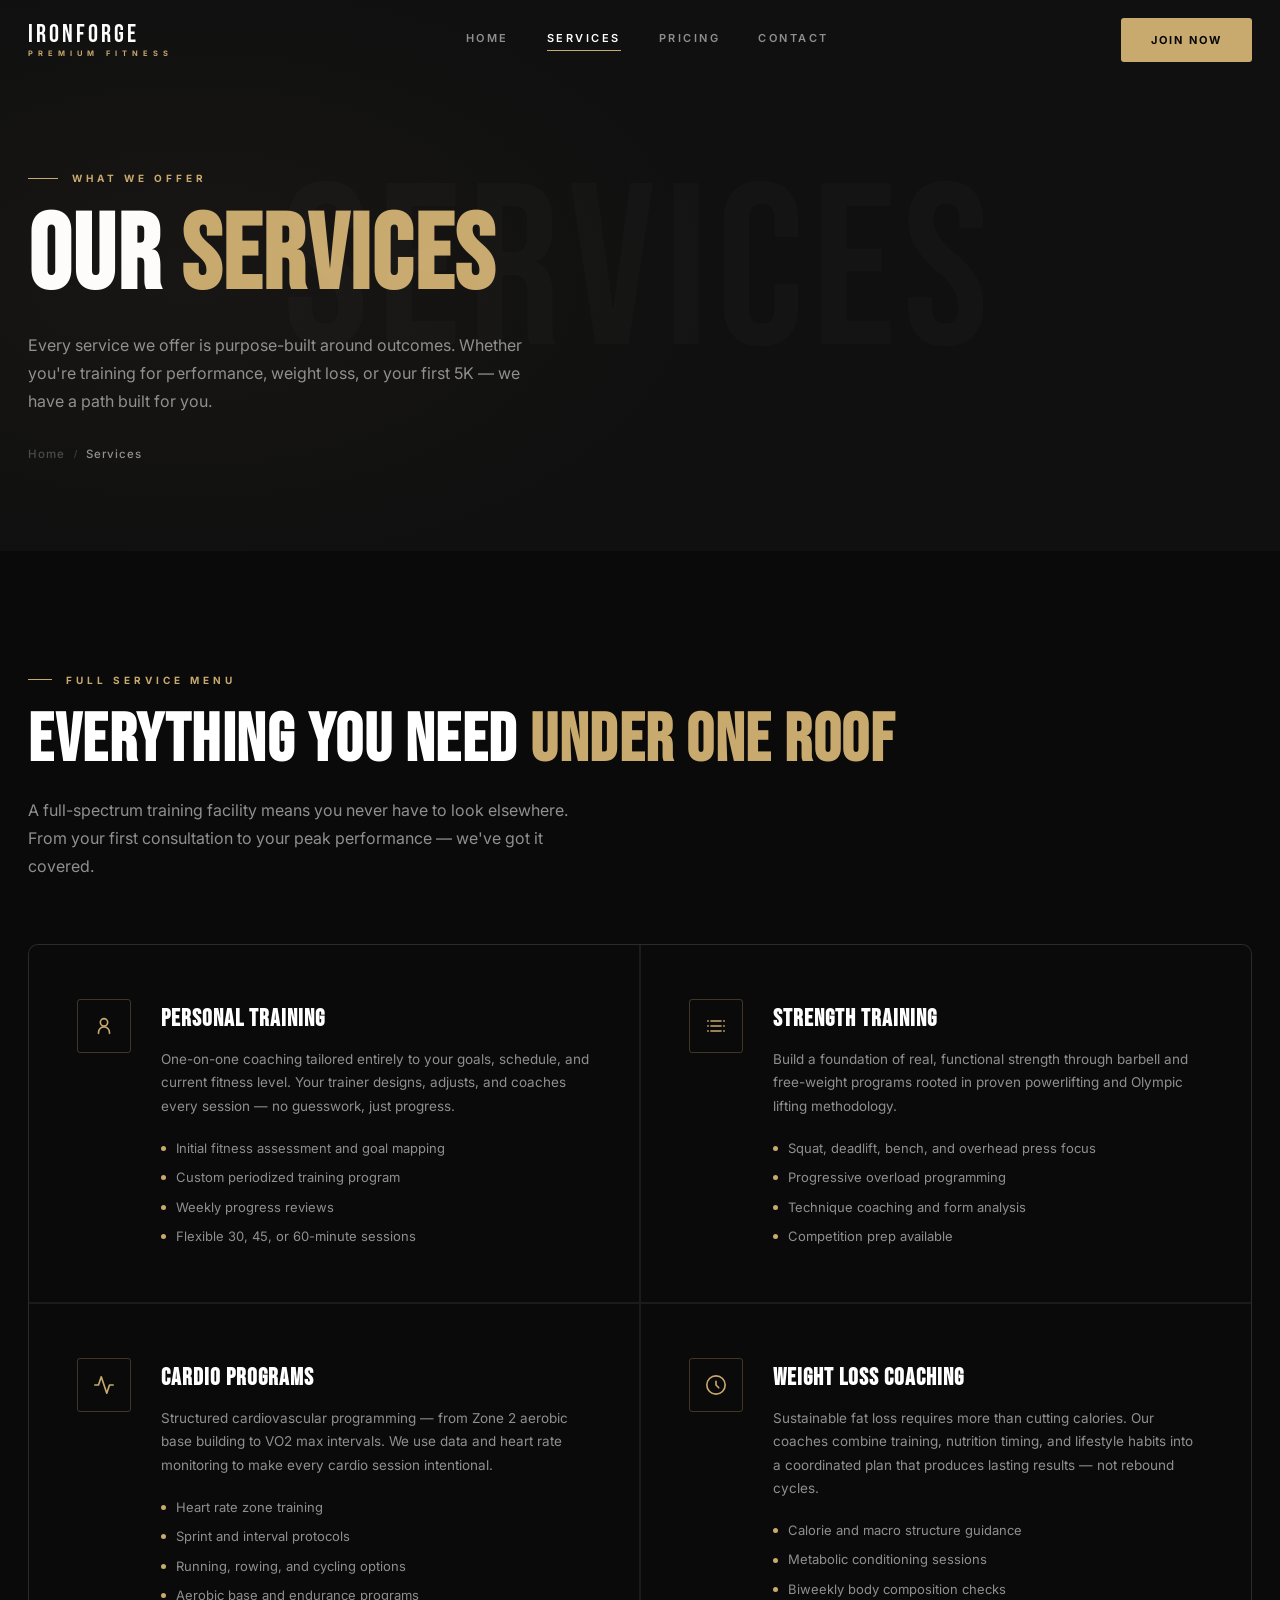
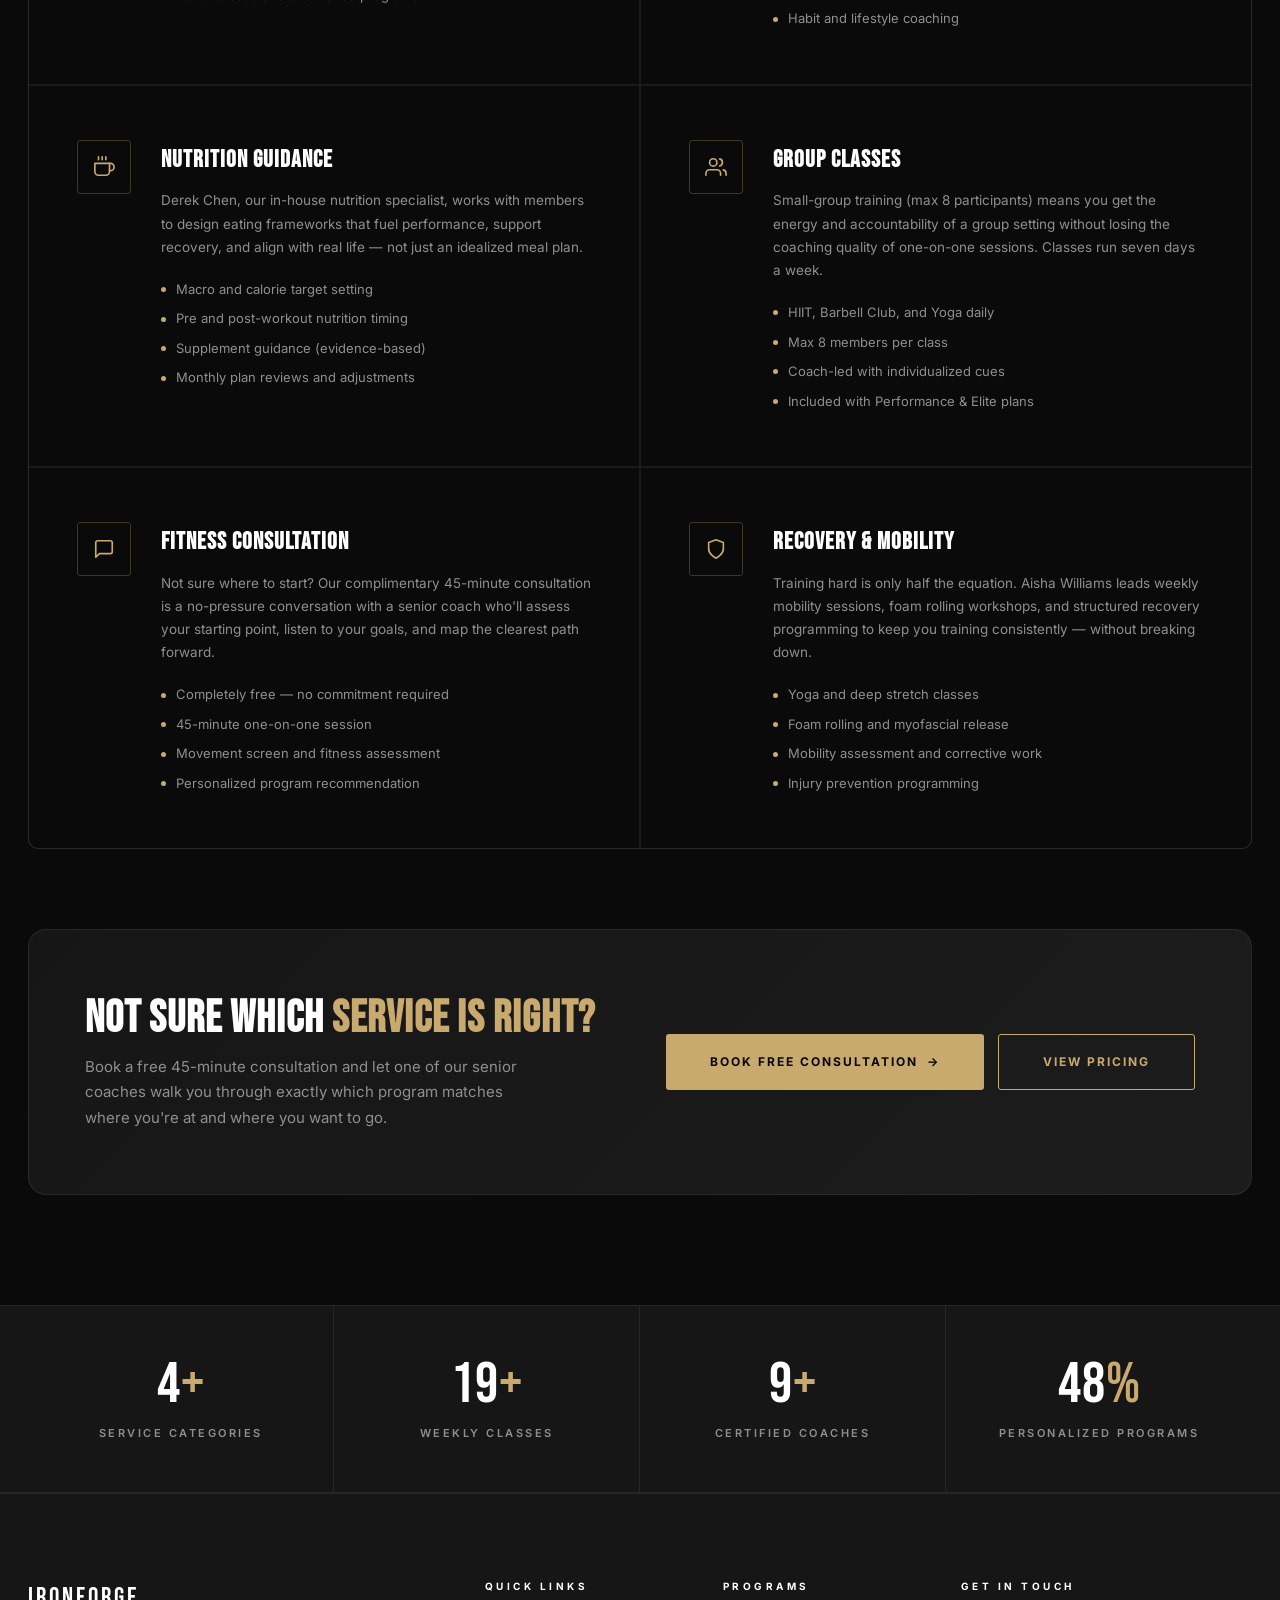
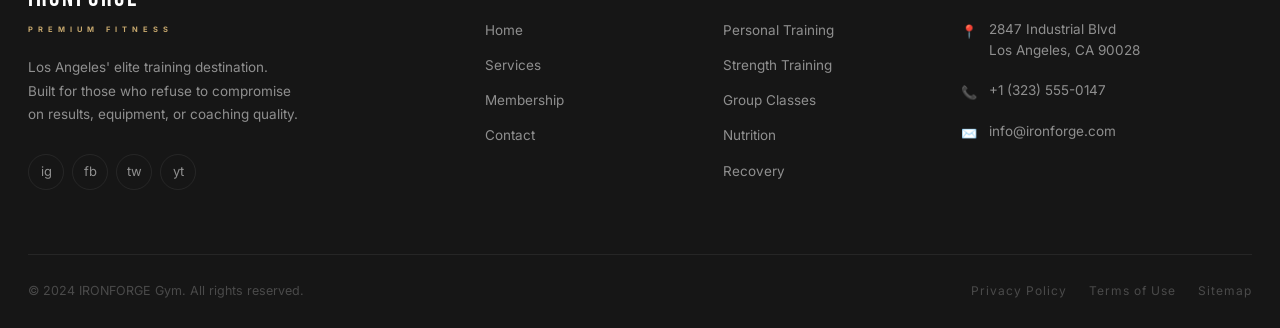
<file: services.html>
<!DOCTYPE html>
<html lang="en">
<head>
  <meta charset="UTF-8" />
  <meta name="viewport" content="width=device-width, initial-scale=1.0" />

  <!-- Primary SEO Meta -->
  <title>Training Services | IRONFORGE Gym Los Angeles</title>
  <meta name="description" content="Explore IRONFORGE's full range of fitness services — personal training, strength programs, HIIT, weight loss coaching, nutrition guidance, group classes, and recovery sessions." />
  <meta name="keywords" content="personal training Los Angeles, strength training classes, HIIT workouts, weight loss program, nutrition coaching gym, group fitness classes LA" />
  <meta name="author"  content="IRONFORGE Gym" />
  <meta name="robots" content="index, follow" />
  <link rel="canonical" href="https://www.ironforge.com/services.html" />

  <!-- Open Graph -->
  <meta property="og:type"        content="website" />
  <meta property="og:url"         content="https://www.ironforge.com/services.html" />
  <meta property="og:title"       content="Training Services | IRONFORGE Gym Los Angeles" />
  <meta property="og:description" content="From personal training to group HIIT classes — every service at IRONFORGE is built around one thing: getting you the result you came for." />
  <meta property="og:image"       content="https://images.unsplash.com/photo-1540497077202-7c8a3999166f?w=1200&q=80" />

  <!-- Twitter Card -->
  <meta name="twitter:card"        content="summary_large_image" />
  <meta name="twitter:title"       content="Training Services | IRONFORGE Gym" />
  <meta name="twitter:description" content="From personal training to group HIIT classes — every service at IRONFORGE is built around one thing: results." />
  <meta name="twitter:image"       content="https://images.unsplash.com/photo-1540497077202-7c8a3999166f?w=1200&q=80" />

  <link rel="icon" type="image/svg+xml" href="data:image/svg+xml,<svg xmlns='http://www.w3.org/2000/svg' viewBox='0 0 100 100'><text y='.9em' font-size='90'>🏋</text></svg>" />
  <link rel="preconnect" href="https://fonts.googleapis.com" />
  <link rel="preconnect" href="https://fonts.gstatic.com" crossorigin />
  <link rel="stylesheet" href="style.css" />

  <!-- JSON-LD: Service Schema -->
  <script type="application/ld+json">
  {
    "@context": "https://schema.org",
    "@type": "ItemList",
    "name": "IRONFORGE Gym Services",
    "url": "https://www.ironforge.com/services.html",
    "itemListElement": [
      { "@type": "ListItem", "position": 1, "name": "Personal Training",     "url": "https://www.ironforge.com/services.html#personal-training" },
      { "@type": "ListItem", "position": 2, "name": "Strength Training",     "url": "https://www.ironforge.com/services.html#strength-training" },
      { "@type": "ListItem", "position": 3, "name": "Cardio Programs",       "url": "https://www.ironforge.com/services.html#cardio" },
      { "@type": "ListItem", "position": 4, "name": "Weight Loss Coaching",  "url": "https://www.ironforge.com/services.html#weight-loss" },
      { "@type": "ListItem", "position": 5, "name": "Nutrition Guidance",    "url": "https://www.ironforge.com/services.html#nutrition" },
      { "@type": "ListItem", "position": 6, "name": "Group Classes",         "url": "https://www.ironforge.com/services.html#group-classes" },
      { "@type": "ListItem", "position": 7, "name": "Fitness Consultation",  "url": "https://www.ironforge.com/services.html#consultation" },
      { "@type": "ListItem", "position": 8, "name": "Recovery & Mobility",   "url": "https://www.ironforge.com/services.html#recovery" }
    ]
  }
  </script>

  <!-- JSON-LD: Breadcrumb -->
  <script type="application/ld+json">
  {
    "@context": "https://schema.org",
    "@type": "BreadcrumbList",
    "itemListElement": [
      { "@type": "ListItem", "position": 1, "name": "Home",     "item": "https://www.ironforge.com/" },
      { "@type": "ListItem", "position": 2, "name": "Services", "item": "https://www.ironforge.com/services.html" }
    ]
  }
  </script>
</head>

<body>

  <!-- ░░ NAVBAR ░░ -->
  <header class="navbar" role="banner">
    <div class="navbar__inner">
      <a href="index.html" class="navbar__logo" aria-label="IRONFORGE Gym — Home">
        <span class="navbar__logo-main">IRONFORGE</span>
        <span class="navbar__logo-sub">Premium Fitness</span>
      </a>
      <nav class="navbar__nav" role="navigation" aria-label="Primary navigation">
        <a href="index.html"    class="navbar__link">Home</a>
        <a href="services.html" class="navbar__link">Services</a>
        <a href="pricing.html"  class="navbar__link">Pricing</a>
        <a href="contact.html"  class="navbar__link">Contact</a>
      </nav>
      <div class="navbar__actions">
        <a href="pricing.html" class="btn btn--primary">Join Now</a>
        <button class="navbar__hamburger" aria-label="Toggle navigation menu" aria-expanded="false" aria-controls="mobileMenu">
          <span></span><span></span><span></span>
        </button>
      </div>
    </div>
  </header>

  <nav class="navbar__mobile" id="mobileMenu" role="navigation" aria-label="Mobile navigation">
    <a href="index.html"    class="navbar__mobile-link">Home</a>
    <a href="services.html" class="navbar__mobile-link">Services</a>
    <a href="pricing.html"  class="navbar__mobile-link">Pricing</a>
    <a href="contact.html"  class="navbar__mobile-link">Contact</a>
    <a href="pricing.html"  class="btn btn--primary btn--lg navbar__mobile-cta">Start Today</a>
  </nav>

  <main id="main-content">

    <!-- ░░ PAGE HERO ░░ -->
    <section class="page-hero" aria-labelledby="page-title">
      <div class="page-hero__bg-word" aria-hidden="true">SERVICES</div>
      <div class="container">
        <div class="page-hero__eyebrow">
          <span class="page-hero__line" aria-hidden="true"></span>
          <span class="page-hero__tag">What We Offer</span>
        </div>
        <h1 class="page-hero__title" id="page-title">Our <span>Services</span></h1>
        <p class="page-hero__subtitle">
          Every service we offer is purpose-built around outcomes. Whether you're training for performance, weight loss, or your first 5K — we have a path built for you.
        </p>
        <nav class="breadcrumb" aria-label="Breadcrumb">
          <a href="index.html"    class="breadcrumb__item">Home</a>
          <span class="breadcrumb__sep" aria-hidden="true">/</span>
          <span class="breadcrumb__item current" aria-current="page">Services</span>
        </nav>
      </div>
    </section>

    <!-- ░░ SERVICES GRID ░░ -->
    <section class="section" aria-labelledby="services-list-title">
      <div class="container">
        <header class="section-header reveal">
          <span class="section-tag">Full Service Menu</span>
          <h2 class="section-title" id="services-list-title">Everything You Need <span>Under One Roof</span></h2>
          <p class="section-subtitle">
            A full-spectrum training facility means you never have to look elsewhere. From your first consultation to your peak performance — we've got it covered.
          </p>
        </header>

        <div class="services-grid">

          <!-- 1 Personal Training -->
          <article class="svc-block reveal d1" id="personal-training">
            <div class="svc-block__icon" aria-hidden="true">
              <svg width="22" height="22" viewBox="0 0 24 24" fill="none" stroke="currentColor" stroke-width="1.8" stroke-linecap="round" stroke-linejoin="round" aria-hidden="true">
                <circle cx="12" cy="8" r="4"/><path d="M6 20v-1a6 6 0 0 1 12 0v1"/>
              </svg>
            </div>
            <div>
              <h3 class="svc-block__title">Personal Training</h3>
              <p class="svc-block__text">
                One-on-one coaching tailored entirely to your goals, schedule, and current fitness level. Your trainer designs, adjusts, and coaches every session — no guesswork, just progress.
              </p>
              <ul class="svc-block__list" aria-label="Personal training features">
                <li class="svc-block__list-item">Initial fitness assessment and goal mapping</li>
                <li class="svc-block__list-item">Custom periodized training program</li>
                <li class="svc-block__list-item">Weekly progress reviews</li>
                <li class="svc-block__list-item">Flexible 30, 45, or 60-minute sessions</li>
              </ul>
            </div>
          </article>

          <!-- 2 Strength Training -->
          <article class="svc-block reveal d2" id="strength-training">
            <div class="svc-block__icon" aria-hidden="true">
              <svg width="22" height="22" viewBox="0 0 24 24" fill="none" stroke="currentColor" stroke-width="1.8" stroke-linecap="round" stroke-linejoin="round" aria-hidden="true">
                <path d="M6.5 6.5h11M6.5 12h11M6.5 17.5h11M3 6.5h.5M3 12h.5M3 17.5h.5M20.5 6.5H21M20.5 12H21M20.5 17.5H21"/>
              </svg>
            </div>
            <div>
              <h3 class="svc-block__title">Strength Training</h3>
              <p class="svc-block__text">
                Build a foundation of real, functional strength through barbell and free-weight programs rooted in proven powerlifting and Olympic lifting methodology.
              </p>
              <ul class="svc-block__list" aria-label="Strength training features">
                <li class="svc-block__list-item">Squat, deadlift, bench, and overhead press focus</li>
                <li class="svc-block__list-item">Progressive overload programming</li>
                <li class="svc-block__list-item">Technique coaching and form analysis</li>
                <li class="svc-block__list-item">Competition prep available</li>
              </ul>
            </div>
          </article>

          <!-- 3 Cardio Programs -->
          <article class="svc-block reveal d1" id="cardio">
            <div class="svc-block__icon" aria-hidden="true">
              <svg width="22" height="22" viewBox="0 0 24 24" fill="none" stroke="currentColor" stroke-width="1.8" stroke-linecap="round" stroke-linejoin="round" aria-hidden="true">
                <path d="M22 12h-4l-3 9L9 3l-3 9H2"/>
              </svg>
            </div>
            <div>
              <h3 class="svc-block__title">Cardio Programs</h3>
              <p class="svc-block__text">
                Structured cardiovascular programming — from Zone 2 aerobic base building to VO2 max intervals. We use data and heart rate monitoring to make every cardio session intentional.
              </p>
              <ul class="svc-block__list" aria-label="Cardio program features">
                <li class="svc-block__list-item">Heart rate zone training</li>
                <li class="svc-block__list-item">Sprint and interval protocols</li>
                <li class="svc-block__list-item">Running, rowing, and cycling options</li>
                <li class="svc-block__list-item">Aerobic base and endurance programs</li>
              </ul>
            </div>
          </article>

          <!-- 4 Weight Loss -->
          <article class="svc-block reveal d2" id="weight-loss">
            <div class="svc-block__icon" aria-hidden="true">
              <svg width="22" height="22" viewBox="0 0 24 24" fill="none" stroke="currentColor" stroke-width="1.8" stroke-linecap="round" stroke-linejoin="round" aria-hidden="true">
                <path d="M12 2C6.48 2 2 6.48 2 12s4.48 10 10 10 10-4.48 10-10S17.52 2 12 2z"/><path d="M12 8v4l3 3"/>
              </svg>
            </div>
            <div>
              <h3 class="svc-block__title">Weight Loss Coaching</h3>
              <p class="svc-block__text">
                Sustainable fat loss requires more than cutting calories. Our coaches combine training, nutrition timing, and lifestyle habits into a coordinated plan that produces lasting results — not rebound cycles.
              </p>
              <ul class="svc-block__list" aria-label="Weight loss features">
                <li class="svc-block__list-item">Calorie and macro structure guidance</li>
                <li class="svc-block__list-item">Metabolic conditioning sessions</li>
                <li class="svc-block__list-item">Biweekly body composition checks</li>
                <li class="svc-block__list-item">Habit and lifestyle coaching</li>
              </ul>
            </div>
          </article>

          <!-- 5 Nutrition -->
          <article class="svc-block reveal d1" id="nutrition">
            <div class="svc-block__icon" aria-hidden="true">
              <svg width="22" height="22" viewBox="0 0 24 24" fill="none" stroke="currentColor" stroke-width="1.8" stroke-linecap="round" stroke-linejoin="round" aria-hidden="true">
                <path d="M18 8h1a4 4 0 0 1 0 8h-1"/><path d="M2 8h16v9a4 4 0 0 1-4 4H6a4 4 0 0 1-4-4V8z"/><line x1="6" y1="1" x2="6" y2="4"/><line x1="10" y1="1" x2="10" y2="4"/><line x1="14" y1="1" x2="14" y2="4"/>
              </svg>
            </div>
            <div>
              <h3 class="svc-block__title">Nutrition Guidance</h3>
              <p class="svc-block__text">
                Derek Chen, our in-house nutrition specialist, works with members to design eating frameworks that fuel performance, support recovery, and align with real life — not just an idealized meal plan.
              </p>
              <ul class="svc-block__list" aria-label="Nutrition features">
                <li class="svc-block__list-item">Macro and calorie target setting</li>
                <li class="svc-block__list-item">Pre and post-workout nutrition timing</li>
                <li class="svc-block__list-item">Supplement guidance (evidence-based)</li>
                <li class="svc-block__list-item">Monthly plan reviews and adjustments</li>
              </ul>
            </div>
          </article>

          <!-- 6 Group Classes -->
          <article class="svc-block reveal d2" id="group-classes">
            <div class="svc-block__icon" aria-hidden="true">
              <svg width="22" height="22" viewBox="0 0 24 24" fill="none" stroke="currentColor" stroke-width="1.8" stroke-linecap="round" stroke-linejoin="round" aria-hidden="true">
                <path d="M17 21v-2a4 4 0 0 0-4-4H5a4 4 0 0 0-4 4v2"/><circle cx="9" cy="7" r="4"/><path d="M23 21v-2a4 4 0 0 0-3-3.87"/><path d="M16 3.13a4 4 0 0 1 0 7.75"/>
              </svg>
            </div>
            <div>
              <h3 class="svc-block__title">Group Classes</h3>
              <p class="svc-block__text">
                Small-group training (max 8 participants) means you get the energy and accountability of a group setting without losing the coaching quality of one-on-one sessions. Classes run seven days a week.
              </p>
              <ul class="svc-block__list" aria-label="Group classes features">
                <li class="svc-block__list-item">HIIT, Barbell Club, and Yoga daily</li>
                <li class="svc-block__list-item">Max 8 members per class</li>
                <li class="svc-block__list-item">Coach-led with individualized cues</li>
                <li class="svc-block__list-item">Included with Performance &amp; Elite plans</li>
              </ul>
            </div>
          </article>

          <!-- 7 Consultation -->
          <article class="svc-block reveal d1" id="consultation">
            <div class="svc-block__icon" aria-hidden="true">
              <svg width="22" height="22" viewBox="0 0 24 24" fill="none" stroke="currentColor" stroke-width="1.8" stroke-linecap="round" stroke-linejoin="round" aria-hidden="true">
                <path d="M21 15a2 2 0 0 1-2 2H7l-4 4V5a2 2 0 0 1 2-2h14a2 2 0 0 1 2 2z"/>
              </svg>
            </div>
            <div>
              <h3 class="svc-block__title">Fitness Consultation</h3>
              <p class="svc-block__text">
                Not sure where to start? Our complimentary 45-minute consultation is a no-pressure conversation with a senior coach who'll assess your starting point, listen to your goals, and map the clearest path forward.
              </p>
              <ul class="svc-block__list" aria-label="Consultation features">
                <li class="svc-block__list-item">Completely free — no commitment required</li>
                <li class="svc-block__list-item">45-minute one-on-one session</li>
                <li class="svc-block__list-item">Movement screen and fitness assessment</li>
                <li class="svc-block__list-item">Personalized program recommendation</li>
              </ul>
            </div>
          </article>

          <!-- 8 Recovery -->
          <article class="svc-block reveal d2" id="recovery">
            <div class="svc-block__icon" aria-hidden="true">
              <svg width="22" height="22" viewBox="0 0 24 24" fill="none" stroke="currentColor" stroke-width="1.8" stroke-linecap="round" stroke-linejoin="round" aria-hidden="true">
                <path d="M12 22s8-4 8-10V5l-8-3-8 3v7c0 6 8 10 8 10z"/>
              </svg>
            </div>
            <div>
              <h3 class="svc-block__title">Recovery &amp; Mobility</h3>
              <p class="svc-block__text">
                Training hard is only half the equation. Aisha Williams leads weekly mobility sessions, foam rolling workshops, and structured recovery programming to keep you training consistently — without breaking down.
              </p>
              <ul class="svc-block__list" aria-label="Recovery features">
                <li class="svc-block__list-item">Yoga and deep stretch classes</li>
                <li class="svc-block__list-item">Foam rolling and myofascial release</li>
                <li class="svc-block__list-item">Mobility assessment and corrective work</li>
                <li class="svc-block__list-item">Injury prevention programming</li>
              </ul>
            </div>
          </article>

        </div>

        <!-- Services CTA -->
        <div class="svc-cta reveal">
          <div>
            <h2 class="svc-cta__title">Not Sure Which <span>Service Is Right?</span></h2>
            <p class="svc-cta__text">
              Book a free 45-minute consultation and let one of our senior coaches walk you through exactly which program matches where you're at and where you want to go.
            </p>
          </div>
          <div class="svc-cta__actions">
            <a href="contact.html" class="btn btn--primary btn--lg">Book Free Consultation <span class="btn-arrow" aria-hidden="true">→</span></a>
            <a href="pricing.html" class="btn btn--outline btn--lg">View Pricing</a>
          </div>
        </div>

      </div>
    </section>

    <!-- ░░ MINI STATS BANNER ░░ -->
    <section class="stats" aria-label="Service statistics">
      <div class="container">
        <div class="stats__grid">
          <div class="stats__item reveal d1">
            <div class="stats__number"><span data-counter data-target="8">0</span><span class="acc">+</span></div>
            <p class="stats__label">Service Categories</p>
          </div>
          <div class="stats__item reveal d2">
            <div class="stats__number"><span data-counter data-target="40">0</span><span class="acc">+</span></div>
            <p class="stats__label">Weekly Classes</p>
          </div>
          <div class="stats__item reveal d3">
            <div class="stats__number"><span data-counter data-target="18">0</span><span class="acc">+</span></div>
            <p class="stats__label">Certified Coaches</p>
          </div>
          <div class="stats__item reveal d4">
            <div class="stats__number"><span data-counter data-target="100">0</span><span class="acc">%</span></div>
            <p class="stats__label">Personalized Programs</p>
          </div>
        </div>
      </div>
    </section>

  </main>

  <!-- ░░ FOOTER ░░ -->
  <footer class="footer" role="contentinfo">
    <div class="container">
      <div class="footer__grid">
        <div>
          <div class="footer__brand-logo">
            <span class="footer__logo-main">IRONFORGE</span>
            <span class="footer__logo-sub">Premium Fitness</span>
          </div>
          <p class="footer__brand-desc">Los Angeles' elite training destination. Built for those who refuse to compromise on results, equipment, or coaching quality.</p>
          <nav class="footer__socials" aria-label="Social media links">
            <a href="#" class="footer__social-link" aria-label="IRONFORGE on Instagram" rel="noopener noreferrer">ig</a>
            <a href="#" class="footer__social-link" aria-label="IRONFORGE on Facebook"  rel="noopener noreferrer">fb</a>
            <a href="#" class="footer__social-link" aria-label="IRONFORGE on Twitter"   rel="noopener noreferrer">tw</a>
            <a href="#" class="footer__social-link" aria-label="IRONFORGE on YouTube"   rel="noopener noreferrer">yt</a>
          </nav>
        </div>
        <div>
          <h3 class="footer__col-title">Quick Links</h3>
          <nav class="footer__links" aria-label="Footer navigation">
            <a href="index.html"    class="footer__link">Home</a>
            <a href="services.html" class="footer__link">Services</a>
            <a href="pricing.html"  class="footer__link">Membership</a>
            <a href="contact.html"  class="footer__link">Contact</a>
          </nav>
        </div>
        <div>
          <h3 class="footer__col-title">Programs</h3>
          <nav class="footer__links" aria-label="Programs navigation">
            <a href="#personal-training" class="footer__link">Personal Training</a>
            <a href="#strength-training" class="footer__link">Strength Training</a>
            <a href="#group-classes"     class="footer__link">Group Classes</a>
            <a href="#nutrition"         class="footer__link">Nutrition</a>
            <a href="#recovery"          class="footer__link">Recovery</a>
          </nav>
        </div>
        <div>
          <h3 class="footer__col-title">Get In Touch</h3>
          <address style="font-style:normal;">
            <div class="footer__contact-item">
              <span class="footer__ci-icon" aria-hidden="true">📍</span>
              <span class="footer__ci-text">2847 Industrial Blvd<br>Los Angeles, CA 90028</span>
            </div>
            <div class="footer__contact-item">
              <span class="footer__ci-icon" aria-hidden="true">📞</span>
              <a href="tel:+13235550147" class="footer__ci-text">+1 (323) 555-0147</a>
            </div>
            <div class="footer__contact-item">
              <span class="footer__ci-icon" aria-hidden="true">✉️</span>
              <a href="mailto:info@ironforge.com" class="footer__ci-text">info@ironforge.com</a>
            </div>
          </address>
        </div>
      </div>
      <div class="footer__bottom">
        <p class="footer__copy">&copy; 2024 IRONFORGE Gym. All rights reserved.</p>
        <nav class="footer__bottom-links" aria-label="Legal links">
          <a href="#" class="footer__bottom-link">Privacy Policy</a>
          <a href="#" class="footer__bottom-link">Terms of Use</a>
          <a href="#" class="footer__bottom-link">Sitemap</a>
        </nav>
      </div>
    </div>
  </footer>

  <script src="main.js" defer></script>
</body>
</html>
</file>
<file: style.css>
/* ============================================
   IRONFORGE GYM — Main Stylesheet
   Version: 1.0.0
   ============================================ */

/* === GOOGLE FONTS IMPORT === */
@import url('https://fonts.googleapis.com/css2?family=Bebas+Neue&family=Inter:wght@300;400;500;600;700;800&display=swap');

/* === CSS CUSTOM PROPERTIES === */
:root {
  --color-bg:            #0a0a0a;
  --color-bg-alt:        #101010;
  --color-surface:       #161616;
  --color-surface-2:     #1c1c1c;
  --color-accent:        #c8a96e;
  --color-accent-light:  #dfc28c;
  --color-accent-dark:   #a88840;
  --color-white:         #ffffff;
  --color-text:          #e4e4e4;
  --color-text-sec:      #8f8f8f;
  --color-text-muted:    #4a4a4a;
  --color-border:        rgba(255,255,255,0.07);
  --color-border-acc:    rgba(200,169,110,0.28);
  --color-glass:         rgba(255,255,255,0.03);

  --font-display: 'Bebas Neue', 'Arial Narrow', sans-serif;
  --font-body:    'Inter', -apple-system, BlinkMacSystemFont, 'Segoe UI', sans-serif;

  --nav-height:          80px;
  --container-max:       1280px;
  --section-pad:         110px 0;
  --section-pad-sm:      70px 0;

  --radius-xs: 3px;
  --radius-sm: 6px;
  --radius-md: 10px;
  --radius-lg: 18px;
  --radius-xl: 28px;

  --shadow-sm:   0 2px 12px rgba(0,0,0,0.35);
  --shadow-md:   0 6px 28px rgba(0,0,0,0.5);
  --shadow-lg:   0 14px 48px rgba(0,0,0,0.65);
  --shadow-glow: 0 0 40px rgba(200,169,110,0.12);

  --ease-out:    cubic-bezier(0.16, 1, 0.3, 1);
  --ease-in-out: cubic-bezier(0.45, 0, 0.55, 1);
  --t-fast:  0.18s ease;
  --t-base:  0.30s ease;
  --t-slow:  0.55s var(--ease-out);
}

/* === RESET & BASE === */
*, *::before, *::after {
  box-sizing: border-box;
  margin: 0;
  padding: 0;
}

html {
  scroll-behavior: smooth;
  font-size: 16px;
  -webkit-text-size-adjust: 100%;
  text-size-adjust: 100%;
}

body {
  font-family: var(--font-body);
  background-color: var(--color-bg);
  color: var(--color-text);
  line-height: 1.65;
  overflow-x: hidden;
  -webkit-font-smoothing: antialiased;
  -moz-osx-font-smoothing: grayscale;
}

img {
  max-width: 100%;
  height: auto;
  display: block;
}

a {
  color: inherit;
  text-decoration: none;
}

ul, ol { list-style: none; }

button {
  cursor: pointer;
  border: none;
  background: none;
  font-family: inherit;
}

input, textarea, select {
  font-family: inherit;
}

/* === LAYOUT UTILITIES === */
.container {
  max-width: var(--container-max);
  margin: 0 auto;
  padding: 0 28px;
}

.section        { padding: var(--section-pad); }
.section--alt   { background-color: var(--color-bg-alt); }
.section--surf  { background-color: var(--color-surface); }

.text-center { text-align: center; }
.text-accent { color: var(--color-accent); }
.text-muted  { color: var(--color-text-sec); }

/* Accessibility */
.sr-only {
  position: absolute;
  width: 1px; height: 1px;
  padding: 0; margin: -1px;
  overflow: hidden;
  clip: rect(0,0,0,0);
  white-space: nowrap;
  border: 0;
}

/* === SCROLL REVEAL === */
.reveal,
.reveal-left,
.reveal-right {
  opacity: 0;
  transition: opacity 0.7s var(--ease-out), transform 0.7s var(--ease-out);
}
.reveal       { transform: translateY(28px); }
.reveal-left  { transform: translateX(-28px); }
.reveal-right { transform: translateX(28px); }

.reveal.visible,
.reveal-left.visible,
.reveal-right.visible {
  opacity: 1;
  transform: translate(0);
}

.d1 { transition-delay: 0.10s !important; }
.d2 { transition-delay: 0.20s !important; }
.d3 { transition-delay: 0.30s !important; }
.d4 { transition-delay: 0.40s !important; }
.d5 { transition-delay: 0.50s !important; }
.d6 { transition-delay: 0.60s !important; }

/* === SECTION HEADER === */
.section-header { margin-bottom: 64px; }

.section-tag {
  display: inline-flex;
  align-items: center;
  gap: 14px;
  font-size: 10px;
  font-weight: 700;
  letter-spacing: 4px;
  text-transform: uppercase;
  color: var(--color-accent);
  margin-bottom: 18px;
}

.section-tag::before {
  content: '';
  display: block;
  width: 24px;
  height: 1px;
  background: var(--color-accent);
  flex-shrink: 0;
}

.section-title {
  font-family: var(--font-display);
  font-size: clamp(38px, 5.5vw, 68px);
  line-height: 1.02;
  letter-spacing: 1.5px;
  color: var(--color-white);
  margin-bottom: 20px;
}

.section-title span { color: var(--color-accent); }

.section-subtitle {
  font-size: 16px;
  color: var(--color-text-sec);
  max-width: 560px;
  line-height: 1.75;
}

.section-header.text-center .section-subtitle {
  margin: 0 auto;
}

/* === BUTTONS === */
.btn {
  display: inline-flex;
  align-items: center;
  gap: 9px;
  padding: 13px 30px;
  font-size: 11px;
  font-weight: 700;
  letter-spacing: 2px;
  text-transform: uppercase;
  border-radius: var(--radius-xs);
  transition: all var(--t-base);
  white-space: nowrap;
  position: relative;
  overflow: hidden;
}

.btn--primary {
  background-color: var(--color-accent);
  color: #080808;
}
.btn--primary:hover {
  background-color: var(--color-accent-light);
  transform: translateY(-2px);
  box-shadow: 0 8px 28px rgba(200,169,110,0.32);
}

.btn--outline {
  border: 1px solid var(--color-accent);
  color: var(--color-accent);
}
.btn--outline:hover {
  background-color: var(--color-accent);
  color: #080808;
  transform: translateY(-2px);
}

.btn--ghost {
  border: 1px solid var(--color-border);
  color: var(--color-text);
}
.btn--ghost:hover {
  border-color: var(--color-accent);
  color: var(--color-accent);
}

.btn--lg  { padding: 17px 44px; font-size: 12px; }
.btn--sm  { padding: 10px 22px; font-size: 10px; }

/* Arrow icon inside btn */
.btn-arrow {
  display: inline-block;
  transition: transform var(--t-fast);
}
.btn:hover .btn-arrow { transform: translateX(5px); }

/* === NAVBAR === */
.navbar {
  position: fixed;
  top: 0; left: 0; right: 0;
  z-index: 900;
  height: var(--nav-height);
  display: flex;
  align-items: center;
  transition: background-color var(--t-base), backdrop-filter var(--t-base), height var(--t-base);
}

.navbar.scrolled {
  background-color: rgba(10,10,10,0.94);
  backdrop-filter: blur(22px);
  -webkit-backdrop-filter: blur(22px);
  box-shadow: 0 1px 0 var(--color-border);
  height: 66px;
}

.navbar__inner {
  display: flex;
  align-items: center;
  justify-content: space-between;
  width: 100%;
  max-width: var(--container-max);
  margin: 0 auto;
  padding: 0 28px;
}

/* Logo */
.navbar__logo {
  display: flex;
  flex-direction: column;
  line-height: 1;
}
.navbar__logo-main {
  font-family: var(--font-display);
  font-size: 25px;
  letter-spacing: 3px;
  color: var(--color-white);
}
.navbar__logo-sub {
  font-size: 7.5px;
  font-weight: 700;
  letter-spacing: 5px;
  color: var(--color-accent);
  text-transform: uppercase;
  margin-top: 3px;
}

/* Desktop links */
.navbar__nav {
  display: flex;
  align-items: center;
  gap: 38px;
}

.navbar__link {
  font-size: 11px;
  font-weight: 600;
  letter-spacing: 2.5px;
  text-transform: uppercase;
  color: var(--color-text-sec);
  transition: color var(--t-fast);
  position: relative;
  padding-bottom: 3px;
}
.navbar__link::after {
  content: '';
  position: absolute;
  bottom: 0; left: 0;
  width: 0; height: 1px;
  background: var(--color-accent);
  transition: width var(--t-base);
}
.navbar__link:hover,
.navbar__link.active {
  color: var(--color-white);
}
.navbar__link:hover::after,
.navbar__link.active::after {
  width: 100%;
}

/* Actions */
.navbar__actions {
  display: flex;
  align-items: center;
  gap: 14px;
}

/* Hamburger */
.navbar__hamburger {
  display: none;
  flex-direction: column;
  gap: 5px;
  width: 30px;
  padding: 4px;
  cursor: pointer;
}
.navbar__hamburger span {
  display: block;
  height: 1.5px;
  background: var(--color-white);
  border-radius: 2px;
  transition: all var(--t-base);
}
.navbar__hamburger span:nth-child(1) { width: 100%; }
.navbar__hamburger span:nth-child(2) { width: 66%; }
.navbar__hamburger span:nth-child(3) { width: 100%; }

.navbar__hamburger.open span:nth-child(1) { transform: translateY(6.5px) rotate(45deg); }
.navbar__hamburger.open span:nth-child(2) { opacity: 0; transform: translateX(-8px); }
.navbar__hamburger.open span:nth-child(3) { width: 100%; transform: translateY(-6.5px) rotate(-45deg); }

/* Mobile menu overlay */
.navbar__mobile {
  position: fixed;
  top: 0; left: 0; right: 0; bottom: 0;
  background-color: rgba(8,8,8,0.98);
  backdrop-filter: blur(24px);
  -webkit-backdrop-filter: blur(24px);
  display: flex;
  flex-direction: column;
  align-items: center;
  justify-content: center;
  gap: 4px;
  transform: translateX(100%);
  transition: transform var(--t-slow);
  z-index: 800;
}
.navbar__mobile.open { transform: translateX(0); }

.navbar__mobile-link {
  font-family: var(--font-display);
  font-size: clamp(44px, 9vw, 64px);
  letter-spacing: 3px;
  color: rgba(255,255,255,0.35);
  transition: color var(--t-fast);
  padding: 6px 0;
}
.navbar__mobile-link:hover,
.navbar__mobile-link.active {
  color: var(--color-white);
}

.navbar__mobile-cta { margin-top: 32px; }

/* === HERO SECTION (Home) === */
.hero {
  position: relative;
  min-height: 100vh;
  display: flex;
  align-items: center;
  overflow: hidden;
}

.hero__bg {
  position: absolute;
  inset: 0;
  z-index: 0;
}
.hero__bg img {
  width: 100%; height: 100%;
  object-fit: cover;
  object-position: center 30%;
}

.hero__overlay {
  position: absolute;
  inset: 0;
  background: linear-gradient(
    108deg,
    rgba(8,8,8,0.93) 0%,
    rgba(8,8,8,0.68) 55%,
    rgba(8,8,8,0.30) 100%
  );
}

/* Subtle noise grain */
.hero__grain {
  position: absolute;
  inset: 0;
  opacity: 0.025;
  background-image: url("data:image/svg+xml,%3Csvg xmlns='http://www.w3.org/2000/svg' width='300' height='300'%3E%3Cfilter id='n'%3E%3CfeTurbulence type='fractalNoise' baseFrequency='0.85' numOctaves='4' stitchTiles='stitch'/%3E%3C/filter%3E%3Crect width='100%25' height='100%25' filter='url(%23n)' opacity='1'/%3E%3C/svg%3E");
  background-size: 220px;
}

.hero__content {
  position: relative;
  z-index: 1;
  width: 100%;
}

.hero__container {
  max-width: var(--container-max);
  margin: 0 auto;
  padding: calc(var(--nav-height) + 60px) 28px 80px;
}

/* Eyebrow row */
.hero__eyebrow {
  display: flex;
  align-items: center;
  gap: 16px;
  margin-bottom: 28px;
}
.hero__eyebrow-line { width: 40px; height: 1px; background: var(--color-accent); }
.hero__eyebrow-text {
  font-size: 10px;
  font-weight: 700;
  letter-spacing: 5px;
  text-transform: uppercase;
  color: var(--color-accent);
}

/* Main heading */
.hero__title {
  font-family: var(--font-display);
  font-size: clamp(68px, 11.5vw, 152px);
  line-height: 0.93;
  letter-spacing: 2px;
  color: var(--color-white);
  margin-bottom: 30px;
}
.hero__title-line { display: block; }
.hero__title-line--acc  { color: var(--color-accent); }
.hero__title-line--stroke {
  -webkit-text-stroke: 1px rgba(255,255,255,0.35);
  color: transparent;
}

.hero__desc {
  font-size: 17px;
  color: var(--color-text-sec);
  max-width: 440px;
  line-height: 1.78;
  margin-bottom: 46px;
}

.hero__actions {
  display: flex;
  align-items: center;
  gap: 18px;
  flex-wrap: wrap;
  margin-bottom: 80px;
}

/* Play button inline */
.play-btn {
  display: inline-flex;
  align-items: center;
  gap: 12px;
  color: var(--color-text-sec);
  font-size: 11px;
  font-weight: 600;
  letter-spacing: 2px;
  text-transform: uppercase;
  transition: color var(--t-fast);
}
.play-btn:hover { color: var(--color-accent); }

.play-btn__circle {
  width: 48px; height: 48px;
  border: 1px solid rgba(255,255,255,0.2);
  border-radius: 50%;
  display: flex;
  align-items: center;
  justify-content: center;
  transition: border-color var(--t-fast), background-color var(--t-fast);
}
.play-btn:hover .play-btn__circle {
  border-color: var(--color-accent);
  background-color: rgba(200,169,110,0.08);
}

.play-btn__triangle {
  width: 0; height: 0;
  border-style: solid;
  border-width: 7px 0 7px 12px;
  border-color: transparent transparent transparent var(--color-text-sec);
  margin-left: 3px;
  transition: border-color var(--t-fast);
}
.play-btn:hover .play-btn__triangle { border-color: transparent transparent transparent var(--color-accent); }

/* Scroll indicator */
.hero__scroll {
  display: flex;
  align-items: center;
  gap: 14px;
}
.hero__scroll-text {
  font-size: 10px;
  font-weight: 600;
  letter-spacing: 3px;
  text-transform: uppercase;
  color: var(--color-text-muted);
}
.hero__scroll-bar {
  width: 48px; height: 1px;
  background: linear-gradient(to right, var(--color-text-muted), transparent);
}

/* === STATS BAR === */
.stats {
  background-color: var(--color-surface);
  border-top: 1px solid var(--color-border);
  border-bottom: 1px solid var(--color-border);
}

.stats__grid {
  display: grid;
  grid-template-columns: repeat(4, 1fr);
}

.stats__item {
  padding: 50px 28px;
  text-align: center;
  border-right: 1px solid var(--color-border);
  transition: background-color var(--t-base);
}
.stats__item:last-child { border-right: none; }
.stats__item:hover { background-color: var(--color-surface-2); }

.stats__number {
  font-family: var(--font-display);
  font-size: 58px;
  letter-spacing: 1px;
  color: var(--color-white);
  line-height: 1;
  margin-bottom: 10px;
}
.stats__number .acc { color: var(--color-accent); }

.stats__label {
  font-size: 11px;
  font-weight: 600;
  letter-spacing: 2.5px;
  text-transform: uppercase;
  color: var(--color-text-sec);
}

/* === INTRO SECTION === */
.intro__grid {
  display: grid;
  grid-template-columns: 1fr 1fr;
  gap: 88px;
  align-items: center;
}

.intro__media {
  position: relative;
}

.intro__img {
  width: 100%;
  aspect-ratio: 4/5;
  object-fit: cover;
  border-radius: var(--radius-lg);
  filter: brightness(0.88) contrast(1.08);
}

.intro__badge {
  position: absolute;
  bottom: -28px;
  right: -28px;
  background-color: var(--color-accent);
  color: #080808;
  padding: 26px 30px;
  border-radius: var(--radius-md);
  text-align: center;
  box-shadow: var(--shadow-md);
}
.intro__badge-num {
  font-family: var(--font-display);
  font-size: 46px;
  line-height: 1;
  display: block;
}
.intro__badge-lbl {
  font-size: 9px;
  font-weight: 800;
  letter-spacing: 2.5px;
  text-transform: uppercase;
  display: block;
  margin-top: 4px;
}

.intro__content { padding-right: 12px; }

.intro__points {
  margin-top: 36px;
  display: flex;
  flex-direction: column;
  gap: 18px;
}

.intro__point {
  display: flex;
  align-items: flex-start;
  gap: 16px;
}

.intro__point-icon {
  flex-shrink: 0;
  width: 22px; height: 22px;
  margin-top: 1px;
  color: var(--color-accent);
}

.intro__point-text {
  font-size: 14.5px;
  color: var(--color-text-sec);
  line-height: 1.65;
}

.intro__cta { margin-top: 40px; display: flex; gap: 14px; }

/* === WHY CHOOSE US === */
.why__grid {
  display: grid;
  grid-template-columns: repeat(3, 1fr);
  gap: 2px;
  background-color: var(--color-border);
  border: 1px solid var(--color-border);
  border-radius: var(--radius-md);
  overflow: hidden;
}

.why__card {
  background-color: var(--color-bg-alt);
  padding: 52px 40px;
  position: relative;
  transition: background-color var(--t-base);
  overflow: hidden;
}

.why__card::after {
  content: '';
  position: absolute;
  top: 0; left: 0; right: 0;
  height: 2px;
  background: linear-gradient(90deg, var(--color-accent), transparent);
  transform: scaleX(0);
  transform-origin: left;
  transition: transform 0.4s var(--ease-out);
}

.why__card:hover { background-color: var(--color-surface); }
.why__card:hover::after { transform: scaleX(1); }

.why__ghost-num {
  position: absolute;
  top: 8px; right: 18px;
  font-family: var(--font-display);
  font-size: 90px;
  color: rgba(255,255,255,0.03);
  line-height: 1;
  pointer-events: none;
  user-select: none;
}

.why__icon {
  width: 52px; height: 52px;
  margin-bottom: 26px;
  color: var(--color-accent);
}

.why__card-title {
  font-family: var(--font-display);
  font-size: 26px;
  letter-spacing: 1px;
  color: var(--color-white);
  margin-bottom: 14px;
}

.why__card-text {
  font-size: 14px;
  color: var(--color-text-sec);
  line-height: 1.72;
}

/* === PROGRAMS === */
.programs__grid {
  display: grid;
  grid-template-columns: repeat(3, 1fr);
  gap: 20px;
}

.prog-card {
  position: relative;
  border-radius: var(--radius-md);
  overflow: hidden;
  aspect-ratio: 3/4;
  cursor: pointer;
}

.prog-card__img {
  width: 100%; height: 100%;
  object-fit: cover;
  transition: transform 0.65s var(--ease-out);
  filter: brightness(0.68) contrast(1.08);
}
.prog-card:hover .prog-card__img { transform: scale(1.07); }

.prog-card__overlay {
  position: absolute;
  inset: 0;
  background: linear-gradient(
    to top,
    rgba(8,8,8,0.96) 0%,
    rgba(8,8,8,0.42) 48%,
    rgba(8,8,8,0.0) 100%
  );
}

.prog-card__body {
  position: absolute;
  bottom: 0; left: 0; right: 0;
  padding: 34px 28px;
}

.prog-card__tag {
  font-size: 9px;
  font-weight: 800;
  letter-spacing: 4px;
  text-transform: uppercase;
  color: var(--color-accent);
  display: block;
  margin-bottom: 10px;
}

.prog-card__title {
  font-family: var(--font-display);
  font-size: 30px;
  letter-spacing: 1px;
  color: var(--color-white);
  line-height: 1.08;
  margin-bottom: 0;
}

.prog-card__desc {
  font-size: 13px;
  color: rgba(255,255,255,0.58);
  line-height: 1.65;
  margin-top: 12px;
  max-height: 0;
  overflow: hidden;
  opacity: 0;
  transition: max-height 0.45s ease, opacity 0.35s ease;
}
.prog-card:hover .prog-card__desc { max-height: 100px; opacity: 1; }

.prog-card__link {
  display: inline-flex;
  align-items: center;
  gap: 8px;
  margin-top: 16px;
  font-size: 10px;
  font-weight: 700;
  letter-spacing: 2.5px;
  text-transform: uppercase;
  color: var(--color-accent);
  max-height: 0;
  overflow: hidden;
  opacity: 0;
  transition: max-height 0.45s ease, opacity 0.35s ease;
}
.prog-card:hover .prog-card__link { max-height: 40px; opacity: 1; }

/* === TRAINERS === */
.trainers__grid {
  display: grid;
  grid-template-columns: repeat(4, 1fr);
  gap: 20px;
}

.trainer-card {
  border-radius: var(--radius-md);
  overflow: hidden;
  background-color: var(--color-surface);
  border: 1px solid var(--color-border);
  transition: border-color var(--t-base), transform var(--t-base);
}
.trainer-card:hover {
  border-color: var(--color-border-acc);
  transform: translateY(-4px);
}

.trainer-card__img-wrap {
  aspect-ratio: 3/4;
  overflow: hidden;
}
.trainer-card__img {
  width: 100%; height: 100%;
  object-fit: cover;
  object-position: center top;
  transition: transform 0.6s var(--ease-out), filter 0.4s ease;
  filter: grayscale(25%) contrast(1.06);
}
.trainer-card:hover .trainer-card__img {
  transform: scale(1.06);
  filter: grayscale(0%) contrast(1.06);
}

.trainer-card__info {
  padding: 22px 20px 20px;
  border-top: 1px solid var(--color-border);
}

.trainer-card__name {
  font-family: var(--font-display);
  font-size: 21px;
  letter-spacing: 1px;
  color: var(--color-white);
  margin-bottom: 4px;
}

.trainer-card__role {
  font-size: 10.5px;
  font-weight: 600;
  letter-spacing: 2.5px;
  text-transform: uppercase;
  color: var(--color-accent);
  margin-bottom: 14px;
}

.trainer-card__socials {
  display: flex;
  gap: 8px;
}

.trainer-card__social {
  width: 30px; height: 30px;
  border: 1px solid var(--color-border);
  border-radius: 50%;
  display: flex;
  align-items: center;
  justify-content: center;
  font-size: 11px;
  color: var(--color-text-sec);
  transition: all var(--t-fast);
}
.trainer-card__social:hover {
  border-color: var(--color-accent);
  color: var(--color-accent);
  background-color: rgba(200,169,110,0.08);
}

/* === TESTIMONIALS === */
.testimonials__grid {
  display: grid;
  grid-template-columns: repeat(3, 1fr);
  gap: 20px;
}

.testi-card {
  background-color: var(--color-surface);
  border: 1px solid var(--color-border);
  border-radius: var(--radius-md);
  padding: 38px 34px;
  transition: border-color var(--t-base), box-shadow var(--t-base);
}
.testi-card:hover {
  border-color: var(--color-border-acc);
  box-shadow: var(--shadow-glow);
}

.testi-card__quote {
  font-size: 40px;
  color: var(--color-accent);
  opacity: 0.45;
  line-height: 1;
  margin-bottom: 14px;
  font-family: Georgia, 'Times New Roman', serif;
}

.testi-card__stars {
  display: flex;
  gap: 3px;
  margin-bottom: 18px;
}
.testi-card__star { color: var(--color-accent); font-size: 13px; }

.testi-card__text {
  font-size: 14.5px;
  color: var(--color-text-sec);
  line-height: 1.78;
  font-style: italic;
  margin-bottom: 28px;
}

.testi-card__author {
  display: flex;
  align-items: center;
  gap: 13px;
  padding-top: 22px;
  border-top: 1px solid var(--color-border);
}

.testi-card__avatar {
  width: 44px; height: 44px;
  border-radius: 50%;
  object-fit: cover;
  filter: grayscale(15%);
}

.testi-card__name {
  font-size: 14px;
  font-weight: 600;
  color: var(--color-white);
}
.testi-card__prog {
  font-size: 11px;
  color: var(--color-text-muted);
  margin-top: 2px;
  letter-spacing: 1px;
}

/* === MEMBERSHIP CTA BANNER === */
.cta-banner {
  background-color: var(--color-surface);
  border-top: 1px solid var(--color-border);
  border-bottom: 1px solid var(--color-border);
  position: relative;
  overflow: hidden;
}

.cta-banner::before {
  content: '';
  position: absolute;
  top: -120px; right: -120px;
  width: 480px; height: 480px;
  background: radial-gradient(circle, rgba(200,169,110,0.07) 0%, transparent 68%);
  pointer-events: none;
}

.cta-banner__inner {
  display: flex;
  align-items: center;
  justify-content: space-between;
  gap: 48px;
  padding: var(--section-pad);
}

.cta-banner__text { flex: 1; }

.cta-banner__title {
  font-family: var(--font-display);
  font-size: clamp(34px, 4.5vw, 58px);
  letter-spacing: 1px;
  color: var(--color-white);
  line-height: 1.08;
  margin-bottom: 14px;
}
.cta-banner__title span { color: var(--color-accent); }

.cta-banner__subtitle {
  font-size: 15.5px;
  color: var(--color-text-sec);
  max-width: 480px;
  line-height: 1.7;
}

.cta-banner__actions {
  display: flex;
  gap: 14px;
  flex-shrink: 0;
}

/* === FOOTER === */
.footer {
  background-color: var(--color-surface);
  border-top: 1px solid var(--color-border);
  padding-top: 84px;
}

.footer__grid {
  display: grid;
  grid-template-columns: 2.2fr 1fr 1fr 1.6fr;
  gap: 56px;
  padding-bottom: 64px;
  border-bottom: 1px solid var(--color-border);
}

/* Brand column */
.footer__brand-logo { margin-bottom: 20px; }
.footer__logo-main {
  font-family: var(--font-display);
  font-size: 26px;
  letter-spacing: 3px;
  color: var(--color-white);
  display: block;
}
.footer__logo-sub {
  font-size: 7.5px;
  font-weight: 700;
  letter-spacing: 5px;
  color: var(--color-accent);
  text-transform: uppercase;
  display: block;
  margin-top: 3px;
}

.footer__brand-desc {
  font-size: 13.5px;
  color: var(--color-text-sec);
  line-height: 1.72;
  max-width: 270px;
  margin-bottom: 28px;
}

.footer__socials {
  display: flex;
  gap: 8px;
}

.footer__social-link {
  width: 36px; height: 36px;
  border: 1px solid var(--color-border);
  border-radius: 50%;
  display: flex;
  align-items: center;
  justify-content: center;
  font-size: 13px;
  color: var(--color-text-sec);
  transition: all var(--t-fast);
}
.footer__social-link:hover {
  border-color: var(--color-accent);
  color: var(--color-accent);
  background-color: rgba(200,169,110,0.08);
}

/* Nav columns */
.footer__col-title {
  font-size: 10px;
  font-weight: 700;
  letter-spacing: 3.5px;
  text-transform: uppercase;
  color: var(--color-white);
  margin-bottom: 24px;
}

.footer__links {
  display: flex;
  flex-direction: column;
  gap: 13px;
}

.footer__link {
  font-size: 13.5px;
  color: var(--color-text-sec);
  transition: color var(--t-fast);
}
.footer__link:hover { color: var(--color-accent); }

/* Contact column */
.footer__contact-item {
  display: flex;
  gap: 12px;
  align-items: flex-start;
  margin-bottom: 18px;
}

.footer__ci-icon {
  color: var(--color-accent);
  flex-shrink: 0;
  margin-top: 2px;
  font-size: 13px;
}

.footer__ci-text {
  font-size: 13.5px;
  color: var(--color-text-sec);
  line-height: 1.6;
}

/* Footer bottom */
.footer__bottom {
  display: flex;
  align-items: center;
  justify-content: space-between;
  padding: 26px 0;
}

.footer__copy {
  font-size: 12.5px;
  color: var(--color-text-muted);
}

.footer__bottom-links {
  display: flex;
  gap: 22px;
}

.footer__bottom-link {
  font-size: 12px;
  color: var(--color-text-muted);
  letter-spacing: 1px;
  transition: color var(--t-fast);
}
.footer__bottom-link:hover { color: var(--color-text-sec); }

/* === PAGE HERO (inner pages) === */
.page-hero {
  position: relative;
  padding: 170px 0 88px;
  background-color: var(--color-bg-alt);
  overflow: hidden;
}

.page-hero::before {
  content: '';
  position: absolute;
  inset: 0;
  background: radial-gradient(ellipse 60% 80% at 15% 50%, rgba(200,169,110,0.04) 0%, transparent 70%);
}

.page-hero__bg-word {
  position: absolute;
  font-family: var(--font-display);
  font-size: clamp(110px, 18vw, 230px);
  color: rgba(255,255,255,0.018);
  letter-spacing: 8px;
  top: 50%; left: 50%;
  transform: translate(-50%,-50%);
  white-space: nowrap;
  pointer-events: none;
  user-select: none;
}

.page-hero__eyebrow {
  display: flex;
  align-items: center;
  gap: 14px;
  margin-bottom: 18px;
}

.page-hero__tag {
  font-size: 10px;
  font-weight: 700;
  letter-spacing: 4px;
  text-transform: uppercase;
  color: var(--color-accent);
}
.page-hero__line { width: 30px; height: 1px; background: var(--color-accent); }

.page-hero__title {
  font-family: var(--font-display);
  font-size: clamp(54px, 9vw, 106px);
  line-height: 1;
  letter-spacing: 2px;
  color: var(--color-white);
  margin-bottom: 20px;
}
.page-hero__title span { color: var(--color-accent); }

.page-hero__subtitle {
  font-size: 16px;
  color: var(--color-text-sec);
  max-width: 520px;
  line-height: 1.75;
}

/* Breadcrumb */
.breadcrumb {
  display: flex;
  align-items: center;
  gap: 9px;
  margin-top: 30px;
  flex-wrap: wrap;
}

.breadcrumb__item {
  font-size: 11.5px;
  font-weight: 500;
  letter-spacing: 1px;
  color: var(--color-text-muted);
  transition: color var(--t-fast);
}
.breadcrumb__item:hover:not(.current) { color: var(--color-accent); }
.breadcrumb__item.current { color: var(--color-text-sec); pointer-events: none; }

.breadcrumb__sep {
  font-size: 9px;
  color: var(--color-text-muted);
}

/* === SERVICES PAGE === */
.services-grid {
  display: grid;
  grid-template-columns: repeat(2, 1fr);
  gap: 2px;
  background-color: var(--color-border);
  border: 1px solid var(--color-border);
  border-radius: var(--radius-md);
  overflow: hidden;
}

.svc-block {
  background-color: var(--color-bg);
  padding: 54px 48px;
  display: flex;
  gap: 30px;
  transition: background-color var(--t-base);
}
.svc-block:hover { background-color: var(--color-surface); }

.svc-block__icon {
  flex-shrink: 0;
  width: 54px; height: 54px;
  border: 1px solid var(--color-border-acc);
  border-radius: var(--radius-xs);
  display: flex;
  align-items: center;
  justify-content: center;
  color: var(--color-accent);
  transition: all var(--t-base);
  font-size: 22px;
}
.svc-block:hover .svc-block__icon {
  background-color: var(--color-accent);
  color: #080808;
  border-color: var(--color-accent);
}

.svc-block__title {
  font-family: var(--font-display);
  font-size: 24px;
  letter-spacing: 1px;
  color: var(--color-white);
  margin-bottom: 10px;
}

.svc-block__text {
  font-size: 13.5px;
  color: var(--color-text-sec);
  line-height: 1.72;
  margin-bottom: 20px;
}

.svc-block__list {
  display: flex;
  flex-direction: column;
  gap: 8px;
}

.svc-block__list-item {
  display: flex;
  align-items: center;
  gap: 10px;
  font-size: 13px;
  color: var(--color-text-sec);
}
.svc-block__list-item::before {
  content: '';
  width: 5px; height: 5px;
  border-radius: 50%;
  background-color: var(--color-accent);
  flex-shrink: 0;
}

/* Services CTA band */
.svc-cta {
  margin-top: 80px;
  background: linear-gradient(135deg, var(--color-surface) 0%, var(--color-surface-2) 100%);
  border: 1px solid var(--color-border);
  border-radius: var(--radius-lg);
  padding: 64px 56px;
  display: flex;
  align-items: center;
  justify-content: space-between;
  gap: 48px;
}

.svc-cta__title {
  font-family: var(--font-display);
  font-size: clamp(30px, 3.5vw, 46px);
  letter-spacing: 1px;
  color: var(--color-white);
  line-height: 1.1;
  margin-bottom: 10px;
}
.svc-cta__title span { color: var(--color-accent); }

.svc-cta__text {
  font-size: 15px;
  color: var(--color-text-sec);
  max-width: 440px;
  line-height: 1.7;
}

.svc-cta__actions { display: flex; gap: 14px; flex-shrink: 0; }

/* === PRICING PAGE === */
.pricing__grid {
  display: grid;
  grid-template-columns: repeat(3, 1fr);
  gap: 22px;
  align-items: start;
}

.price-card {
  background-color: var(--color-surface);
  border: 1px solid var(--color-border);
  border-radius: var(--radius-lg);
  padding: 50px 42px;
  position: relative;
  transition: transform var(--t-base), box-shadow var(--t-base), border-color var(--t-base);
}
.price-card:hover {
  transform: translateY(-10px);
  box-shadow: var(--shadow-lg);
}

.price-card--featured {
  border-color: var(--color-accent);
  background-color: var(--color-surface-2);
}
.price-card--featured:hover { box-shadow: var(--shadow-glow), var(--shadow-lg); }

.price-card__badge {
  position: absolute;
  top: -13px;
  left: 50%;
  transform: translateX(-50%);
  background-color: var(--color-accent);
  color: #080808;
  font-size: 9px;
  font-weight: 800;
  letter-spacing: 2.5px;
  text-transform: uppercase;
  padding: 6px 22px;
  border-radius: 20px;
  white-space: nowrap;
}

.price-card__tier {
  font-size: 9px;
  font-weight: 800;
  letter-spacing: 4px;
  text-transform: uppercase;
  color: var(--color-accent);
  margin-bottom: 10px;
}

.price-card__name {
  font-family: var(--font-display);
  font-size: 38px;
  letter-spacing: 1px;
  color: var(--color-white);
  margin-bottom: 10px;
}

.price-card__desc {
  font-size: 13.5px;
  color: var(--color-text-sec);
  line-height: 1.65;
  margin-bottom: 30px;
  padding-bottom: 30px;
  border-bottom: 1px solid var(--color-border);
}

.price-card__amount {
  margin-bottom: 28px;
}

.price-card__price {
  font-family: var(--font-display);
  font-size: 68px;
  letter-spacing: -1px;
  color: var(--color-white);
  line-height: 1;
}

.price-card__currency {
  font-family: var(--font-body);
  font-size: 26px;
  font-weight: 300;
  vertical-align: top;
  line-height: 1.8;
  color: var(--color-text-sec);
  margin-right: 2px;
}

.price-card__period {
  font-size: 12px;
  color: var(--color-text-muted);
  margin-top: 6px;
  letter-spacing: 1px;
}

.price-card__features {
  display: flex;
  flex-direction: column;
  gap: 14px;
  margin-bottom: 36px;
}

.price-card__feature {
  display: flex;
  align-items: center;
  gap: 12px;
  font-size: 13.5px;
  color: var(--color-text-sec);
}

.price-card__feat-icon {
  width: 17px; height: 17px;
  flex-shrink: 0;
  color: var(--color-accent);
}

.price-card__feature--off {
  color: var(--color-text-muted);
  text-decoration: line-through;
}
.price-card__feature--off .price-card__feat-icon { color: var(--color-text-muted); }

/* Comparison table */
.compare-wrap {
  overflow-x: auto;
  border-radius: var(--radius-md);
  border: 1px solid var(--color-border);
}

.compare-table {
  width: 100%;
  border-collapse: collapse;
  min-width: 640px;
}

.compare-table th,
.compare-table td {
  padding: 17px 22px;
  text-align: left;
  border-bottom: 1px solid var(--color-border);
  font-size: 13.5px;
}

.compare-table th {
  background-color: var(--color-surface);
  color: var(--color-white);
  font-weight: 600;
  letter-spacing: 0.5px;
  font-size: 12px;
}
.compare-table th.col-feat { background-color: var(--color-bg); color: var(--color-text-sec); }
.compare-table th.col-pop {
  background-color: rgba(200,169,110,0.12);
  color: var(--color-accent);
}

.compare-table td {
  background-color: var(--color-bg);
  color: var(--color-text-sec);
}
.compare-table td.col-pop { background-color: rgba(200,169,110,0.04); }
.compare-table tr:last-child td { border-bottom: none; }

.compare-table .check { color: var(--color-accent); font-size: 15px; }
.compare-table .cross { color: var(--color-text-muted); font-size: 15px; }

/* FAQ */
.faq__list {
  max-width: 780px;
  margin: 0 auto;
  display: flex;
  flex-direction: column;
  gap: 2px;
}

.faq__item {
  background-color: var(--color-surface);
  border: 1px solid var(--color-border);
  border-radius: var(--radius-sm);
  overflow: hidden;
  transition: border-color var(--t-base);
}
.faq__item.open { border-color: var(--color-border-acc); }

.faq__question {
  display: flex;
  align-items: center;
  justify-content: space-between;
  gap: 16px;
  padding: 22px 26px;
  cursor: pointer;
  user-select: none;
  -webkit-tap-highlight-color: transparent;
}

.faq__q-text {
  font-size: 14.5px;
  font-weight: 600;
  color: var(--color-white);
  line-height: 1.5;
}

.faq__toggle {
  width: 26px; height: 26px;
  border: 1px solid var(--color-border);
  border-radius: 50%;
  display: flex;
  align-items: center;
  justify-content: center;
  flex-shrink: 0;
  color: var(--color-text-sec);
  font-size: 20px;
  line-height: 1;
  font-weight: 300;
  transition: all var(--t-base);
}
.faq__item.open .faq__toggle {
  border-color: var(--color-accent);
  color: var(--color-accent);
  transform: rotate(45deg);
}

.faq__answer {
  max-height: 0;
  overflow: hidden;
  transition: max-height 0.4s ease;
}
.faq__item.open .faq__answer { max-height: 500px; }

.faq__a-text {
  padding: 0 26px 22px;
  font-size: 13.5px;
  color: var(--color-text-sec);
  line-height: 1.78;
}

/* === CONTACT PAGE === */
.contact__grid {
  display: grid;
  grid-template-columns: 1fr 1.6fr;
  gap: 80px;
  align-items: start;
}

.contact-info__item {
  display: flex;
  gap: 20px;
  padding-bottom: 32px;
  margin-bottom: 32px;
  border-bottom: 1px solid var(--color-border);
}
.contact-info__item:last-of-type { border-bottom: none; margin-bottom: 0; padding-bottom: 0; }

.contact-info__icon {
  width: 48px; height: 48px;
  border: 1px solid var(--color-border-acc);
  border-radius: var(--radius-xs);
  display: flex;
  align-items: center;
  justify-content: center;
  color: var(--color-accent);
  font-size: 18px;
  flex-shrink: 0;
}

.contact-info__label {
  font-size: 10px;
  font-weight: 700;
  letter-spacing: 2.5px;
  text-transform: uppercase;
  color: var(--color-text-muted);
  margin-bottom: 6px;
}

.contact-info__val {
  font-size: 15px;
  color: var(--color-text);
  font-weight: 500;
  margin-bottom: 3px;
}

.contact-info__sub {
  font-size: 12.5px;
  color: var(--color-text-sec);
}

/* Hours card */
.hours-card {
  background-color: var(--color-surface);
  border: 1px solid var(--color-border);
  border-radius: var(--radius-md);
  padding: 28px 24px;
  margin-top: 32px;
}

.hours-card__title {
  font-size: 10px;
  font-weight: 700;
  letter-spacing: 3px;
  text-transform: uppercase;
  color: var(--color-accent);
  margin-bottom: 20px;
}

.hours-row {
  display: flex;
  justify-content: space-between;
  align-items: center;
  padding: 10px 0;
  border-bottom: 1px solid var(--color-border);
  font-size: 13px;
}
.hours-row:last-child { border-bottom: none; }
.hours-row__day { color: var(--color-text-sec); }
.hours-row__time { color: var(--color-text); font-weight: 500; }
.hours-row.today .hours-row__day,
.hours-row.today .hours-row__time { color: var(--color-accent); }

/* Social links contact */
.contact-socials {
  display: flex;
  gap: 10px;
  margin-top: 32px;
  flex-wrap: wrap;
}

.contact-social {
  display: inline-flex;
  align-items: center;
  gap: 8px;
  padding: 9px 16px;
  border: 1px solid var(--color-border);
  border-radius: var(--radius-xs);
  font-size: 11px;
  font-weight: 600;
  letter-spacing: 1.5px;
  text-transform: uppercase;
  color: var(--color-text-sec);
  transition: all var(--t-fast);
}
.contact-social:hover {
  border-color: var(--color-accent);
  color: var(--color-accent);
}

/* Contact form */
.contact-form {
  background-color: var(--color-surface);
  border: 1px solid var(--color-border);
  border-radius: var(--radius-lg);
  padding: 50px 48px;
}

.form__row {
  display: grid;
  grid-template-columns: 1fr 1fr;
  gap: 18px;
  margin-bottom: 18px;
}

.form__group { margin-bottom: 18px; }

.form__label {
  display: block;
  font-size: 10px;
  font-weight: 700;
  letter-spacing: 2.5px;
  text-transform: uppercase;
  color: var(--color-text-sec);
  margin-bottom: 9px;
}

.form__input,
.form__textarea,
.form__select {
  width: 100%;
  background-color: var(--color-bg);
  border: 1px solid var(--color-border);
  border-radius: var(--radius-sm);
  padding: 13px 17px;
  font-size: 14px;
  color: var(--color-text);
  outline: none;
  transition: border-color var(--t-base), box-shadow var(--t-base);
  appearance: none;
  -webkit-appearance: none;
}
.form__input:focus,
.form__textarea:focus,
.form__select:focus {
  border-color: var(--color-accent);
  box-shadow: 0 0 0 3px rgba(200,169,110,0.07);
}
.form__input::placeholder,
.form__textarea::placeholder {
  color: var(--color-text-muted);
}

.form__textarea { resize: vertical; min-height: 130px; }

.form__input.error,
.form__textarea.error {
  border-color: #d95555;
  box-shadow: 0 0 0 3px rgba(217,85,85,0.07);
}

.form__err {
  font-size: 11.5px;
  color: #d95555;
  margin-top: 5px;
  display: none;
}
.form__err.show { display: block; }

.form__success {
  display: none;
  text-align: center;
  padding: 50px 20px;
}
.form__success.show { display: block; }

.form__success-icon { font-size: 52px; margin-bottom: 18px; }

.form__success-title {
  font-family: var(--font-display);
  font-size: 32px;
  letter-spacing: 1px;
  color: var(--color-white);
  margin-bottom: 10px;
}

.form__success-text {
  font-size: 15px;
  color: var(--color-text-sec);
  line-height: 1.7;
}

/* Map */
.map-section { padding-top: 0; }

.map-wrap {
  height: 460px;
  border-radius: var(--radius-lg);
  overflow: hidden;
  border: 1px solid var(--color-border);
}
.map-wrap iframe {
  width: 100%; height: 100%;
  border: 0;
  filter: grayscale(30%) contrast(1.1) brightness(0.95);
}

/* ================================================
   RESPONSIVE BREAKPOINTS
   ================================================ */

/* Large desktop */
@media (max-width: 1200px) {
  .trainers__grid { grid-template-columns: repeat(2, 1fr); }
  .footer__grid {
    grid-template-columns: 1.8fr 1fr 1fr;
    row-gap: 48px;
  }
  .footer__grid > *:nth-child(4) { grid-column: 1 / -1; }
  .contact__grid { gap: 52px; }
}

/* Tablet landscape */
@media (max-width: 1024px) {
  :root { --section-pad: 80px 0; }

  .navbar__nav,
  .navbar__actions .btn { display: none; }
  .navbar__hamburger { display: flex; }

  .intro__grid {
    grid-template-columns: 1fr;
    gap: 52px;
  }
  .intro__badge { right: 0; bottom: -18px; }
  .intro__content { padding-right: 0; }

  .why__grid { grid-template-columns: repeat(2, 1fr); }
  .programs__grid { grid-template-columns: repeat(2, 1fr); }
  .testimonials__grid { grid-template-columns: repeat(2, 1fr); }

  .cta-banner__inner {
    flex-direction: column;
    text-align: center;
    padding: 64px 0;
  }
  .cta-banner__subtitle { margin: 0 auto; }
  .cta-banner__actions { justify-content: center; }

  .contact__grid {
    grid-template-columns: 1fr;
    gap: 52px;
  }

  .pricing__grid {
    grid-template-columns: 1fr;
    max-width: 440px;
    margin: 0 auto;
  }

  .services-grid { grid-template-columns: 1fr; }
  .svc-cta { flex-direction: column; gap: 32px; text-align: center; }
  .svc-cta__text { margin: 0 auto; }
  .svc-cta__actions { justify-content: center; }
}

/* Tablet portrait */
@media (max-width: 768px) {
  :root { --section-pad: 64px 0; --nav-height: 66px; }

  .stats__grid { grid-template-columns: repeat(2, 1fr); }
  .stats__item { padding: 36px 20px; border-bottom: 1px solid var(--color-border); }
  .stats__item:nth-child(2) { border-right: none; }
  .stats__item:nth-child(3),
  .stats__item:nth-child(4) { border-bottom: none; }

  .why__grid { grid-template-columns: 1fr; }
  .programs__grid { grid-template-columns: 1fr; }
  .testimonials__grid { grid-template-columns: 1fr; }

  .footer__grid { grid-template-columns: 1fr; gap: 36px; }
  .footer__bottom { flex-direction: column; gap: 14px; text-align: center; }

  .form__row { grid-template-columns: 1fr; }

  .contact-form { padding: 32px 24px; }

  .svc-block { padding: 36px 28px; flex-direction: column; gap: 18px; }

  .page-hero { padding: 140px 0 68px; }
}

/* Mobile */
@media (max-width: 480px) {
  .container { padding: 0 18px; }
  .trainers__grid { grid-template-columns: 1fr; }
  .section-header { margin-bottom: 44px; }
  .hero__title { font-size: clamp(58px, 16vw, 92px); }

  .compare-table th,
  .compare-table td { padding: 12px 14px; font-size: 12px; }

  .contact-form { padding: 26px 18px; }
  .price-card { padding: 40px 28px; }
}
</file>
